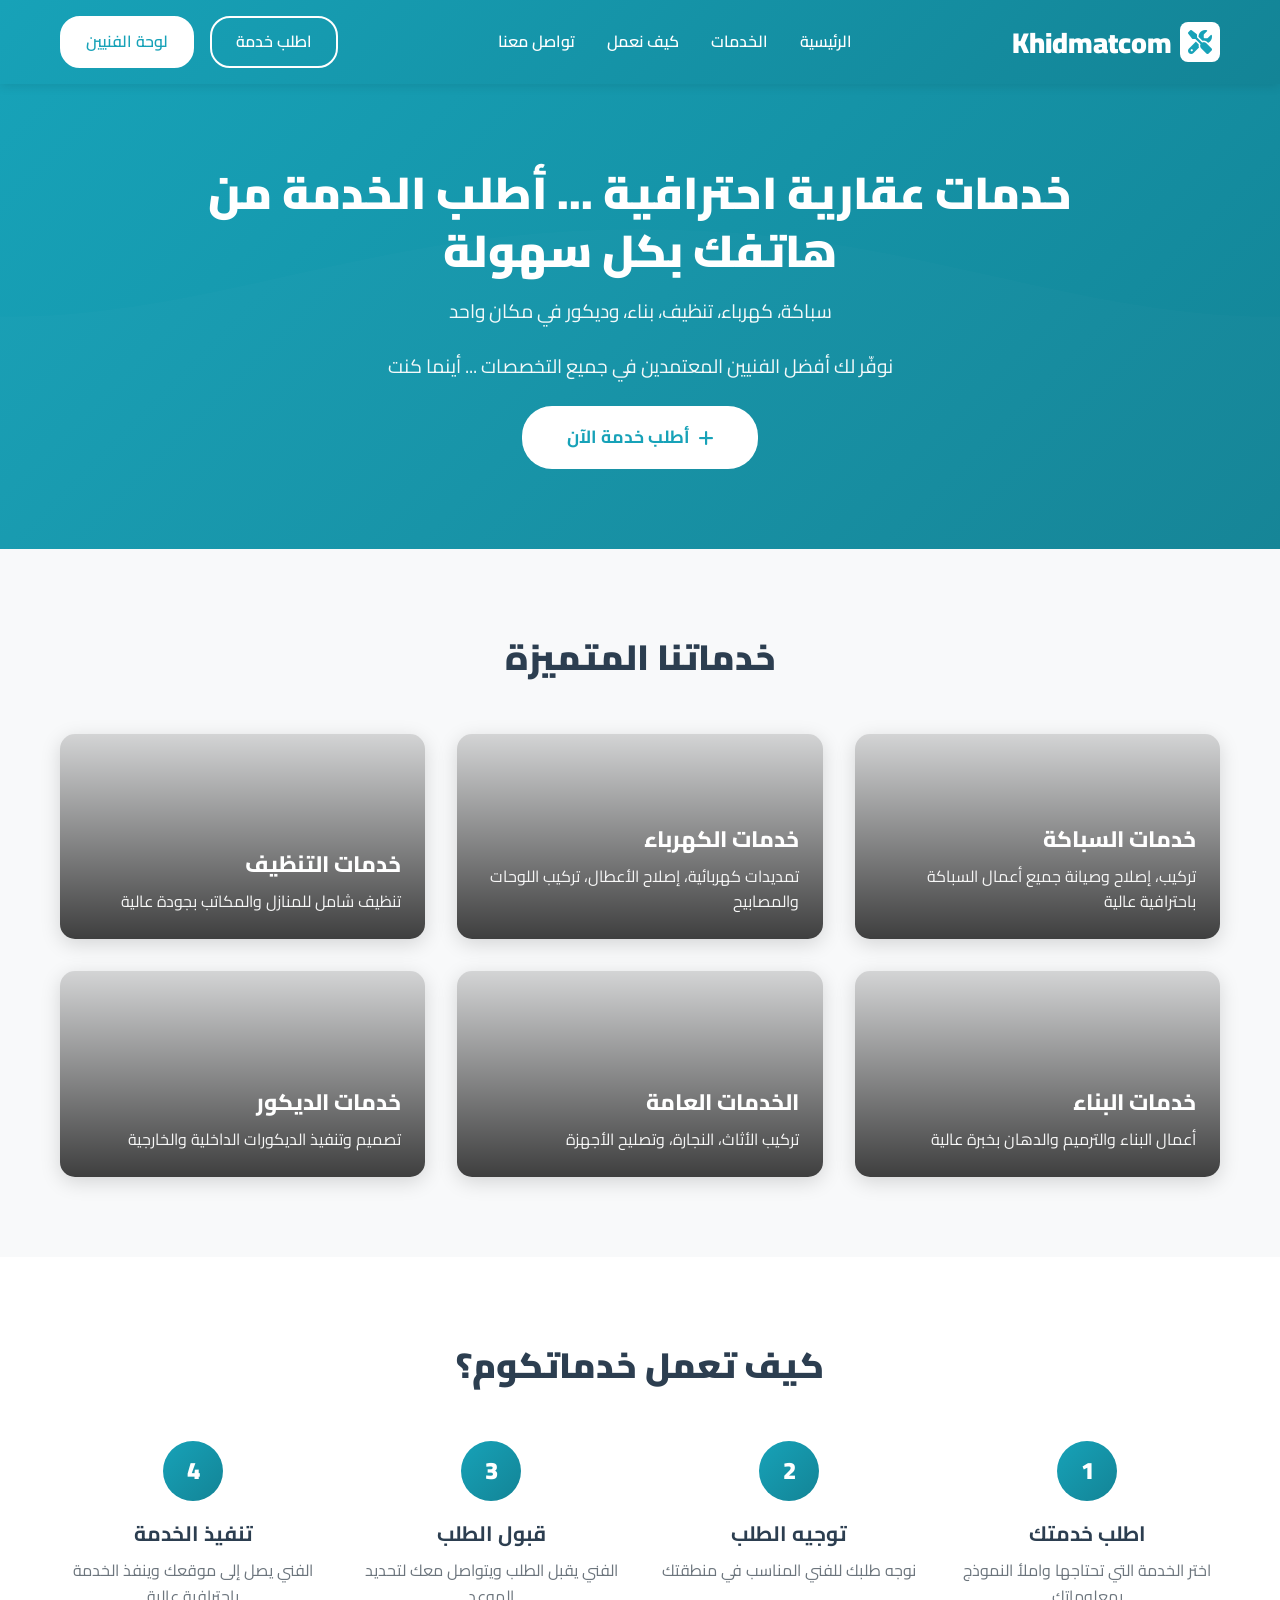
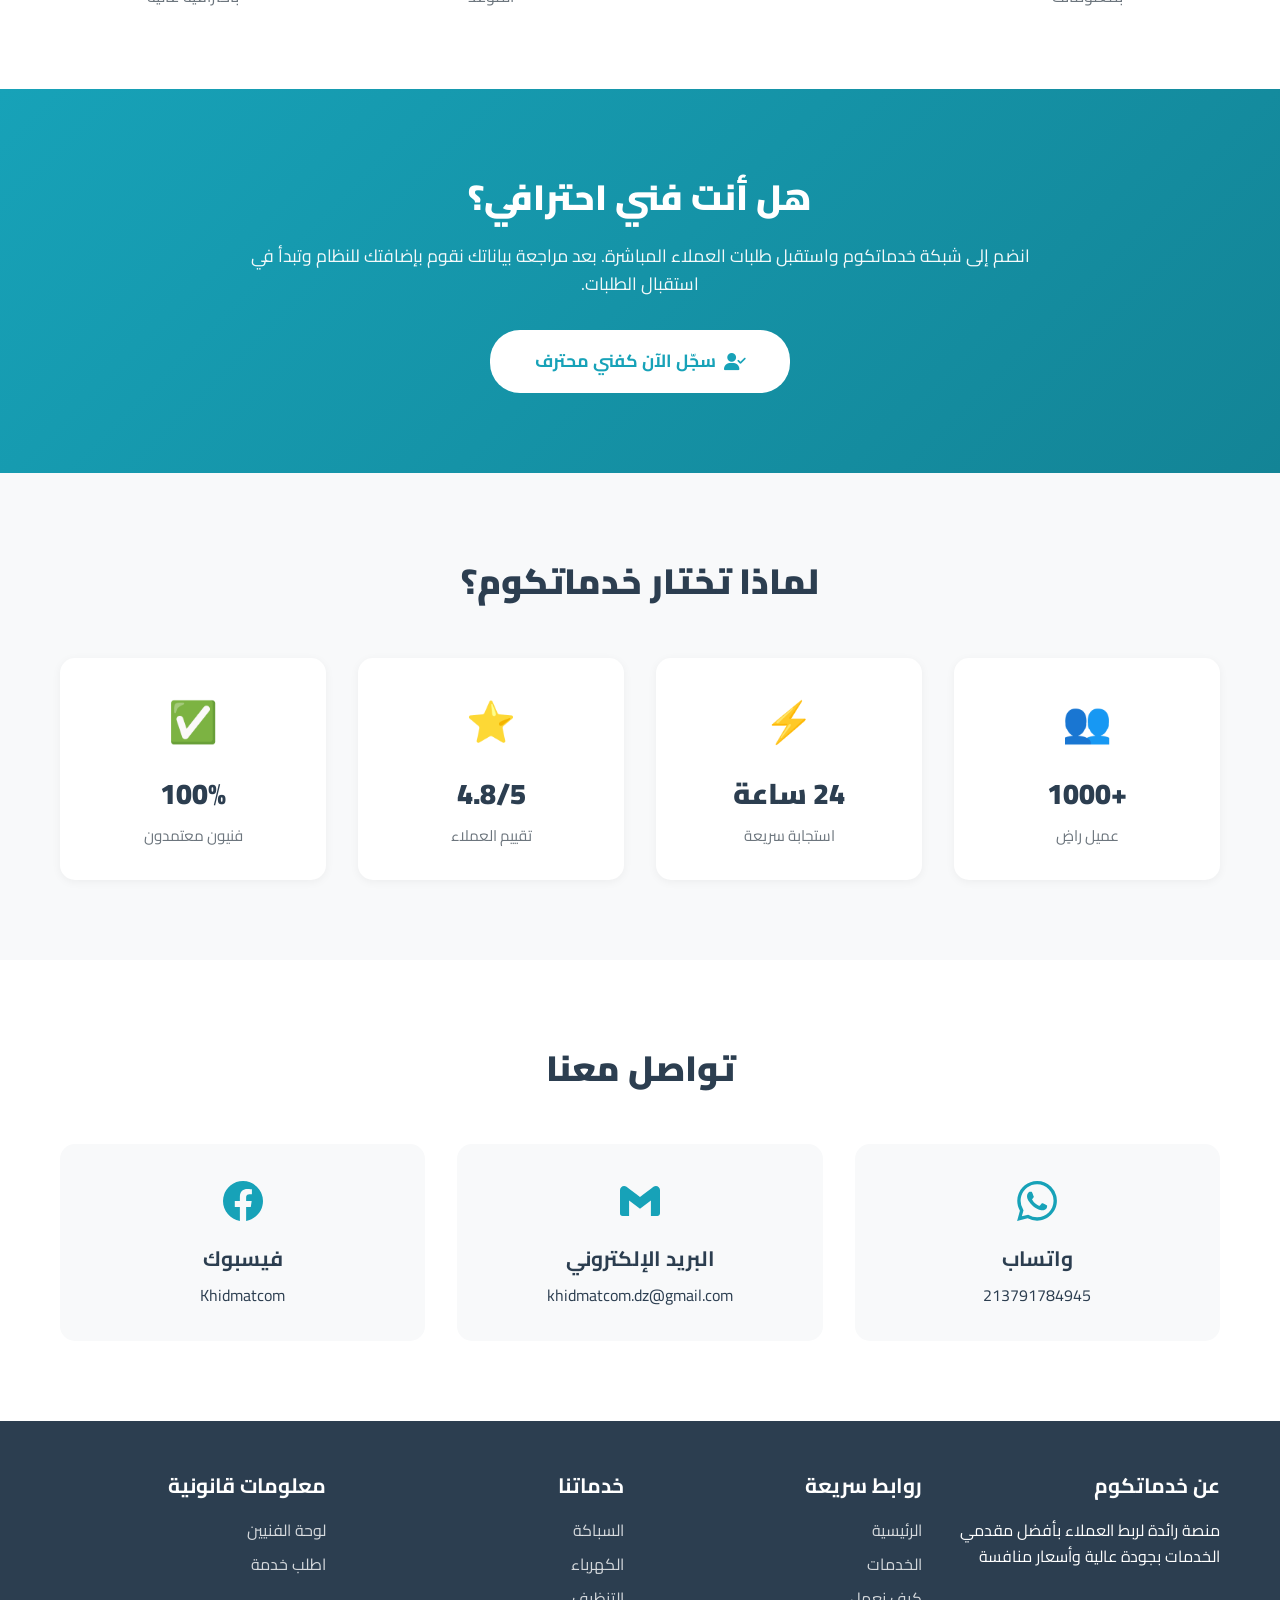
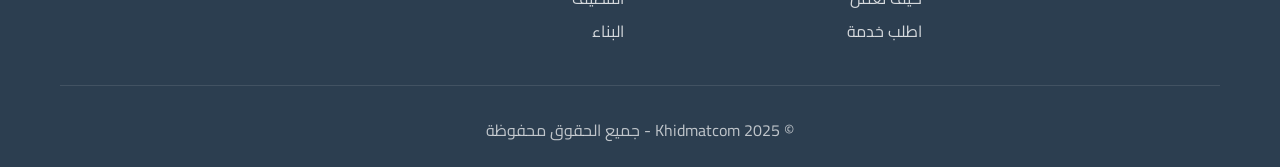
<file: index.html>
<!doctype html>
<html lang="ar" dir="rtl">
<head>
  <meta charset="UTF-8">
  <meta name="viewport" content="width=device-width, initial-scale=1.0">
  <title>Khidmatcom - خدمات احترافية عند الطلب</title>
  <meta name="description" content="منصة خدمات عند الطلب من فريق احترافي يفوق توقعاتكم">
  <link href="https://fonts.googleapis.com/css2?family=Cairo:wght@300;400;600;700;900&display=swap" rel="stylesheet">
  <link rel="stylesheet" href="https://cdnjs.cloudflare.com/ajax/libs/font-awesome/6.4.0/css/all.min.css">
  <meta name="robots" content="index, follow">
  <link rel="stylesheet" href="styles.css">
</head>

<body>

  <header class="header">
    <div class="container">
      <nav class="nav">
        <div class="logo">
          <div class="logo-icon">
            <i class="fas fa-tools"></i>
          </div>
          <span>Khidmatcom</span>
        </div>
        <ul class="nav-menu">
          <li><a href="#home">الرئيسية</a></li>
          <li><a href="#services">الخدمات</a></li>
          <li><a href="#how-it-works">كيف نعمل</a></li>
          <li><a href="#contact">تواصل معنا</a></li>
        </ul>
        <div class="nav-buttons">
          <a href="request.html" class="btn-nav">اطلب خدمة</a>
          <a href="technician-login.html" class="btn-nav primary">لوحة الفنيين</a>
        </div>
      </nav>
    </div>
  </header>

  <section id="home" class="hero">
    <div class="container">
      <div class="hero-content">
        <h1>خدمات عقارية احترافية ... أطلب الخدمة من هاتفك بكل سهولة</h1>
        <p>سباكة، كهرباء، تنظيف، بناء، وديكور في مكان واحد</p>
        <p>نوفّر لك أفضل الفنيين المعتمدين في جميع التخصصات ... أينما كنت</p>

        <div class="hero-buttons">
          <a href="request.html" class="btn-primary">
            <i class="fas fa-plus"></i>
            <span>أطلب خدمة الآن</span>
          </a>
        </div>

      </div>
    </div>
  </section>

  <section id="services" class="services">
    <div class="container">
      <h2 class="section-title">خدماتنا المتميزة</h2>

      <div class="services-grid">

        <div class="service-card" style="background-image: url('https://i.ibb.co/G3vCSY9y/plombie.png'); cursor: pointer;" onclick="location.href='request.html?service=السباكة'">
          <h3>خدمات السباكة</h3>
          <p>تركيب، إصلاح وصيانة جميع أعمال السباكة باحترافية عالية</p>
        </div>

        <div class="service-card" style="background-image: url('https://i.ibb.co/zhTHLHmT/ELECTRIC.png'); cursor: pointer;" onclick="location.href='request.html?service=الكهرباء'">
          <h3>خدمات الكهرباء</h3>
          <p>تمديدات كهربائية، إصلاح الأعطال، تركيب اللوحات والمصابيح</p>
        </div>

        <div class="service-card" style="background-image: url('https://i.ibb.co/dsGXYStL/clean.png'); cursor: pointer;" onclick="location.href='request.html?service=التنظيف'">
          <h3>خدمات التنظيف</h3>
          <p>تنظيف شامل للمنازل والمكاتب بجودة عالية</p>
        </div>

        <div class="service-card" style="background-image: url('https://i.ibb.co/6R2bZF6n/building.png'); cursor: pointer;" onclick="location.href='request.html?service=البناء'">
          <h3>خدمات البناء</h3>
          <p>أعمال البناء والترميم والدهان بخبرة عالية</p>
        </div>

        <div class="service-card" style="background-image: url('https://i.ibb.co/356X8Jb1/general.png'); cursor: pointer;" onclick="location.href='request.html?service=الخدمات العامة'">
          <h3>الخدمات العامة</h3>
          <p>تركيب الأثاث، النجارة، وتصليح الأجهزة</p>
        </div>

        <div class="service-card" style="background-image: url('https://i.ibb.co/2Y1XJK2x/decoration.png'); cursor: pointer;" onclick="location.href='request.html?service=الديكور'">
          <h3>خدمات الديكور</h3>
          <p>تصميم وتنفيذ الديكورات الداخلية والخارجية</p>
        </div>

      </div>

    </div>
  </section>

  <section id="how-it-works" class="how-it-works">
    <div class="container">
      <h2 class="section-title">كيف تعمل خدماتكوم؟</h2>

      <div class="steps">
        <div class="step">
          <div class="step-number">1</div>
          <h3>اطلب خدمتك</h3>
          <p>اختر الخدمة التي تحتاجها واملأ النموذج بمعلوماتك</p>
        </div>

        <div class="step">
          <div class="step-number">2</div>
          <h3>توجيه الطلب</h3>
          <p>نوجه طلبك للفني المناسب في منطقتك</p>
        </div>

        <div class="step">
          <div class="step-number">3</div>
          <h3>قبول الطلب</h3>
          <p>الفني يقبل الطلب ويتواصل معك لتحديد الموعد</p>
        </div>

        <div class="step">
          <div class="step-number">4</div>
          <h3>تنفيذ الخدمة</h3>
          <p>الفني يصل إلى موقعك وينفذ الخدمة باحترافية عالية</p>
        </div>
      </div>
    </div>
  </section>

  <section id="partners" class="partners">
    <div class="container">
      <h2 class="section-title">هل أنت فني احترافي؟</h2>
      <p>انضم إلى شبكة خدماتكوم واستقبل طلبات العملاء المباشرة. بعد مراجعة بياناتك نقوم بإضافتك للنظام وتبدأ في استقبال الطلبات.</p>

      <a href="technician-login.html" class="btn-primary">
        <i class="fas fa-user-check"></i>
        سجّل الآن كفني محترف
      </a>
    </div>
  </section>

  <section class="trust">
    <div class="container">
      <h2 class="section-title">لماذا تختار خدماتكوم؟</h2>

      <div class="trust-grid">
        <div class="trust-item">
          <div class="trust-icon">👥</div>
          <h3>+1000</h3>
          <p>عميل راضٍ</p>
        </div>

        <div class="trust-item">
          <div class="trust-icon">⚡</div>
          <h3>24 ساعة</h3>
          <p>استجابة سريعة</p>
        </div>

        <div class="trust-item">
          <div class="trust-icon">⭐</div>
          <h3>4.8/5</h3>
          <p>تقييم العملاء</p>
        </div>

        <div class="trust-item">
          <div class="trust-icon">✅</div>
          <h3>100%</h3>
          <p>فنيون معتمدون</p>
        </div>
      </div>
    </div>
  </section>

  <section id="contact" class="contact">
    <div class="container">
      <h2 class="section-title">تواصل معنا</h2>

      <div class="contact-grid">
        <div class="contact-item">
          <div class="contact-icon">
            <svg xmlns="http://www.w3.org/2000/svg" width="40" height="40" viewBox="0 0 24 24">
              <path d="M17.472 14.382c-.297-.149-1.758-.867-2.03-.967-.273-.099-.471-.148-.67.15-.197.297-.767.966-.94 1.164-.173.199-.347.223-.644.075-.297-.15-1.255-.463-2.39-1.475-.883-.788-1.48-1.761-1.653-2.059-.173-.297-.018-.458.13-.606.134-.133.298-.347.446-.52.149-.174.198-.298.298-.497.099-.198.05-.371-.025-.52-.075-.149-.669-1.612-.916-2.207-.242-.579-.487-.5-.669-.51-.173-.008-.371-.01-.57-.01-.198 0-.52.074-.792.372-.272.297-1.04 1.016-1.04 2.479 0 1.462 1.065 2.875 1.213 3.074.149.198 2.096 3.2 5.077 4.487.709.306 1.262.489 1.694.625.712.227 1.36.195 1.871.118.571-.085 1.758-.719 2.006-1.413.248-.694.248-1.289.173-1.413-.074-.124-.272-.198-.57-.347m-5.421 7.403h-.004a9.87 9.87 0 01-5.031-1.378l-.361-.214-3.741.982.998-3.648-.235-.374a9.86 9.86 0 01-1.51-5.26c.001-5.45 4.436-9.884 9.888-9.884 2.64 0 5.122 1.03 6.988 2.898a9.825 9.825 0 012.893 6.994c-.003 5.45-4.437 9.884-9.885 9.884m8.413-18.297A11.815 11.815 0 0012.05 0C5.495 0 .16 5.335.157 11.892c0 2.096.547 4.142 1.588 5.945L.057 24l6.305-1.654a11.882 11.882 0 005.683 1.448h.005c6.554 0 11.89-5.335 11.893-11.893a11.821 11.821 0 00-3.48-8.413Z"/>
            </svg>
          </div>
          <h3>واتساب</h3>
          <a href="https://wa.me/213791784945" target="_blank" rel="noopener noreferrer">213791784945</a>
        </div>

        <div class="contact-item">
          <div class="contact-icon">
            <svg xmlns="http://www.w3.org/2000/svg" width="40" height="40" viewBox="0 0 24 24">
              <path d="M24 5.457v13.909c0 .904-.732 1.636-1.636 1.636h-3.819V11.73L12 16.64l-6.545-4.91v9.273H1.636A1.636 1.636 0 0 1 0 19.366V5.457c0-2.023 2.309-3.178 3.927-1.964L5.455 4.64 12 9.548l6.545-4.91 1.528-1.145C21.69 2.28 24 3.434 24 5.457z"/>
            </svg>
          </div>
          <h3>البريد الإلكتروني</h3>
          <a href="mailto:khidmatcom.dz@gmail.com">khidmatcom.dz@gmail.com</a>
        </div>

        <div class="contact-item">
          <div class="contact-icon">
            <svg xmlns="http://www.w3.org/2000/svg" width="40" height="40" viewBox="0 0 24 24">
              <path d="M24 12.073c0-6.627-5.373-12-12-12s-12 5.373-12 12c0 5.99 4.388 10.954 10.125 11.854v-8.385H7.078v-3.47h3.047V9.43c0-3.007 1.792-4.669 4.533-4.669 1.312 0 2.686.235 2.686.235v2.953H15.83c-1.491 0-1.956.925-1.956 1.874v2.25h3.328l-.532 3.47h-2.796v8.385C19.612 23.027 24 18.062 24 12.073z"/>
            </svg>
          </div>
          <h3>فيسبوك</h3>
          <a href="https://facebook.com/khidmatcom.dz" target="_blank" rel="noopener noreferrer">Khidmatcom</a>
        </div>
      </div>
    </div>
  </section>

  <footer class="footer">
    <div class="container">
      <div class="footer-content">
        <div class="footer-section">
          <h3>عن خدماتكوم</h3>
          <p>منصة رائدة لربط العملاء بأفضل مقدمي الخدمات بجودة عالية وأسعار منافسة</p>
        </div>

        <div class="footer-section">
          <h3>روابط سريعة</h3>
          <ul>
            <li><a href="#home">الرئيسية</a></li>
            <li><a href="#services">الخدمات</a></li>
            <li><a href="#how-it-works">كيف نعمل</a></li>
            <li><a href="request.html">اطلب خدمة</a></li>
          </ul>
        </div>

        <div class="footer-section">
          <h3>خدماتنا</h3>
          <ul>
            <li><a href="request.html?service=السباكة">السباكة</a></li>
            <li><a href="request.html?service=الكهرباء">الكهرباء</a></li>
            <li><a href="request.html?service=التنظيف">التنظيف</a></li>
            <li><a href="request.html?service=البناء">البناء</a></li>
          </ul>
        </div>

        <div class="footer-section">
          <h3>معلومات قانونية</h3>
          <ul>
            <li><a href="technician-login.html">لوحة الفنيين</a></li>
            <li><a href="request.html">اطلب خدمة</a></li>
          </ul>
        </div>
      </div>

      <div class="footer-bottom">
        © 2025 Khidmatcom - جميع الحقوق محفوظة
      </div>
    </div>
  </footer>

</body>
</html>
</file>
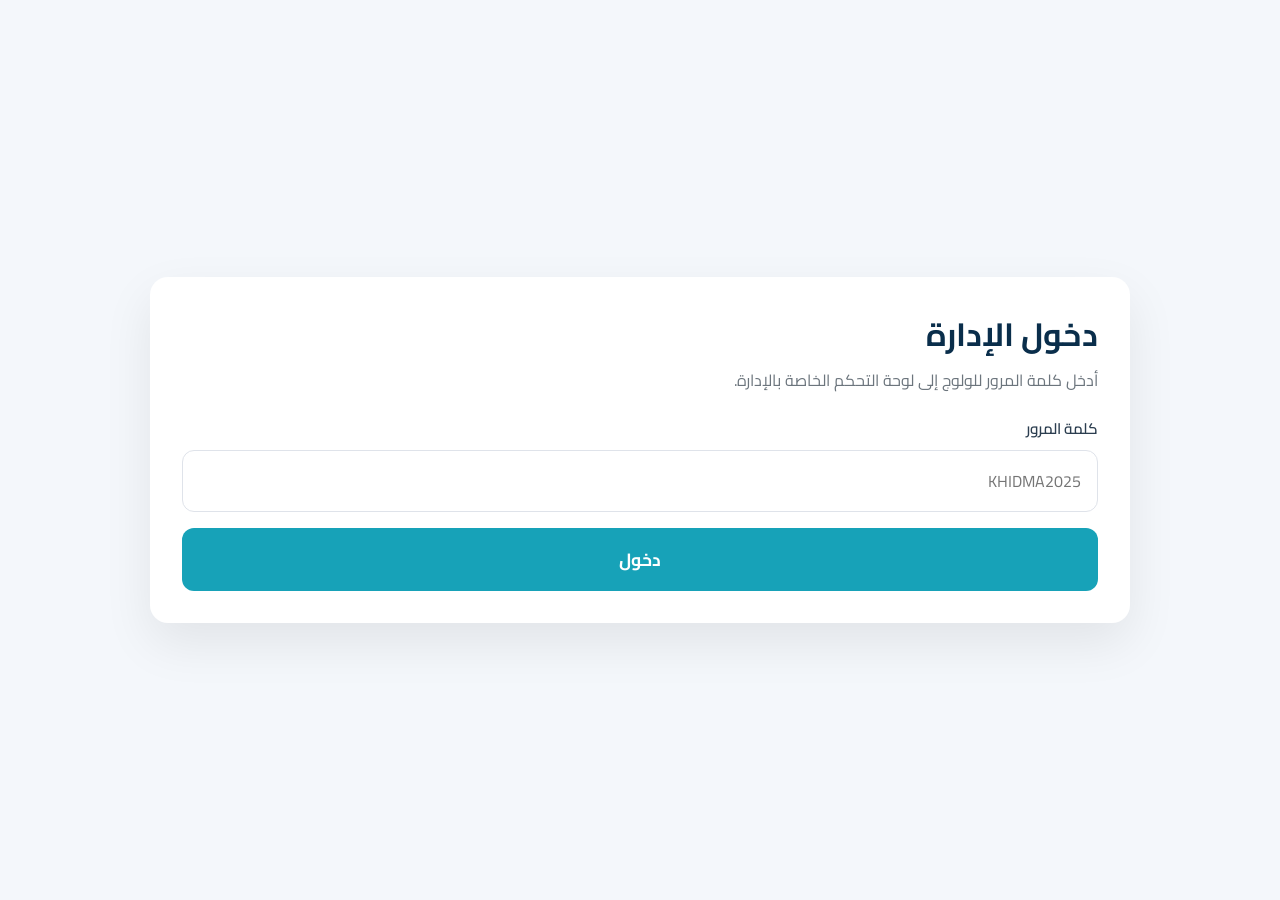
<file: admin/index.html>
<!doctype html>
<html lang="ar" dir="rtl">
<head>
  <meta charset="UTF-8">
  <meta name="viewport" content="width=device-width, initial-scale=1.0">
  <title>لوحة الإدارة - Khidmatcom</title>
  <link href="https://fonts.googleapis.com/css2?family=Cairo:wght@300;400;600;700;900&display=swap" rel="stylesheet">
  <link rel="stylesheet" href="../styles.css">
  <style>
    body { background: #f4f7fb; }
    .admin-wrapper { min-height: 100vh; display: flex; align-items: center; justify-content: center; padding: 2rem; }
    .admin-card { width: 100%; max-width: 980px; background: white; border-radius: 18px; box-shadow: 0 20px 50px rgba(0,0,0,0.08); padding: 2rem; }
    .admin-card h1 { font-size: 2rem; margin-bottom: 0.5rem; color: #0a2e4b; }
    .admin-card p { color: #6c757d; margin-bottom: 1.5rem; }
    .form-group { width: 100%; text-align: right; margin-bottom: 1rem; }
    .form-group label { display: block; margin-bottom: 0.5rem; font-weight: 600; }
    .form-group input { width: 100%; padding: 0.95rem 1rem; border-radius: 12px; border: 1px solid #dfe3ea; font-size: 1rem; }
    .btn-submit { width: 100%; padding: 0.95rem; background: #17a2b8; color: white; border: none; border-radius: 12px; cursor: pointer; font-weight: 700; }
    .message { margin-top: 1rem; padding: 1rem; border-radius: 12px; display: none; }
    .message.error { background: #f8d7da; color: #721c24; }
    .message.success { background: #d4edda; color: #155724; }
    .admin-content { display: none; }
    .admin-actions { margin-bottom: 1.5rem; display: flex; gap: 1rem; flex-wrap: wrap; }
    .admin-actions button { border: none; border-radius: 12px; padding: 0.8rem 1.4rem; cursor: pointer; font-weight: 700; }
    .admin-actions button.primary { background: #17a2b8; color: white; }
    .admin-tabs { display: flex; gap: 0.75rem; flex-wrap: wrap; margin-bottom: 1rem; }
    .tab-btn { border: 1px solid #dfe3ea; border-radius: 12px; padding: 0.85rem 1rem; background: white; color: #0a2e4b; cursor: pointer; font-weight: 700; }
    .tab-btn.active { background: #17a2b8; color: white; border-color: #17a2b8; }
    .admin-section { margin-top: 1rem; }
    .stats-grid { display: grid; grid-template-columns: repeat(auto-fit, minmax(180px, 1fr)); gap: 1rem; margin-bottom: 1.5rem; }
    .stat-card { background: #f8f9fa; padding: 1rem 1rem; border-radius: 14px; border: 1px solid #e9ecef; text-align: center; }
    .stat-value { font-size: 1.8rem; font-weight: 900; color: #17a2b8; }
    .stat-label { color: #6c757d; margin-top: 0.5rem; }
    .requests-table { width: 100%; border-collapse: collapse; margin-top: 1rem; }
    .requests-table th, .requests-table td { padding: 0.9rem 0.8rem; border: 1px solid #e9ecef; text-align: right; }
    .requests-table th { background: #f1f5f8; }
    .requests-table tbody tr:hover { background: #f8f9fa; }
    .badge { display: inline-block; padding: 0.35rem 0.85rem; border-radius: 999px; font-weight: 700; color: white; }
    .badge.pending { background: #ffc107; color: #212529; }
    .badge.accepted { background: #17a2b8; }
    .badge.completed { background: #28a745; }
    .btn-small { padding: 0.5rem 0.9rem; border-radius: 10px; border: none; cursor: pointer; }
    .btn-small.success { background: #28a745; color: white; }
    .btn-small.primary { background: #17a2b8; color: white; }
    .btn-small.danger { background: #dc3545; color: white; }
    .btn-back { margin-top: 1rem; background: #6c757d; color: white; }
  </style>
</head>
<body>
  <div class="admin-wrapper">
    <div class="admin-card">
      <div id="loginPane">
        <h1>دخول الإدارة</h1>
        <p>أدخل كلمة المرور للولوج إلى لوحة التحكم الخاصة بالإدارة.</p>
        <div id="message" class="message"></div>
        <form id="adminLoginForm">
          <div class="form-group">
            <label for="adminPassword">كلمة المرور</label>
            <input id="adminPassword" name="adminPassword" type="password" required placeholder="KHIDMA2025" />
          </div>
          <button type="submit" class="btn-submit">دخول</button>
        </form>
      </div>

      <div id="adminContent" class="admin-content">
        <div class="admin-actions">
          <button class="primary" id="refreshStatsBtn">تحديث البيانات</button>
          <button class="primary" id="logoutBtn">تسجيل خروج</button>
        </div>
        <h1>لوحة الإدارة</h1>
        <p>يمكنك رؤية الطلبات والفنيين والتحكم في حالاتهم من هنا.</p>

        <div class="stats-grid">
          <div class="stat-card">
            <div class="stat-value" id="totalRequests">0</div>
            <div class="stat-label">إجمالي الطلبات</div>
          </div>
          <div class="stat-card">
            <div class="stat-value" id="pendingRequests">0</div>
            <div class="stat-label">طلبات معلقة</div>
          </div>
          <div class="stat-card">
            <div class="stat-value" id="acceptedRequests">0</div>
            <div class="stat-label">طلبات مقبولة</div>
          </div>
          <div class="stat-card">
            <div class="stat-value" id="completedRequests">0</div>
            <div class="stat-label">طلبات منجزة</div>
          </div>
          <div class="stat-card">
            <div class="stat-value" id="totalTechnicians">0</div>
            <div class="stat-label">إجمالي الفنيين</div>
          </div>
          <div class="stat-card">
            <div class="stat-value" id="pendingTechnicians">0</div>
            <div class="stat-label">فنيون بانتظار الموافقة</div>
          </div>
        </div>

        <div class="admin-tabs">
          <button class="tab-btn active" data-target="requestsSection">الطلبات</button>
          <button class="tab-btn" data-target="techniciansSection">الفنيون</button>
        </div>

        <div id="requestsSection" class="admin-section">
          <table class="requests-table">
            <thead>
              <tr>
                <th>رقم الطلب</th>
                <th>اسم العميل</th>
                <th>الهاتف</th>
                <th>المدينة</th>
                <th>الحالة</th>
                <th>الإجراءات</th>
              </tr>
            </thead>
            <tbody id="requestsTableBody">
              <tr><td colspan="6" style="text-align:center; padding:1.5rem; color:#6c757d;">لا توجد بيانات حتى الآن.</td></tr>
            </tbody>
          </table>
        </div>

        <div id="techniciansSection" class="admin-section" style="display:none;">
          <table class="requests-table">
            <thead>
              <tr>
                <th>اسم الفني</th>
                <th>اسم المستخدم</th>
                <th>الهاتف</th>
                <th>المدينة</th>
                <th>الحالة</th>
                <th>الطلبات المنجزة</th>
                <th>الإجراءات</th>
              </tr>
            </thead>
            <tbody id="techniciansTableBody">
              <tr><td colspan="7" style="text-align:center; padding:1.5rem; color:#6c757d;">لا توجد بيانات الفنيين حتى الآن.</td></tr>
            </tbody>
          </table>
        </div>
      </div>
    </div>
  </div>

  <script src="../khidmatcom.config.js"></script>
  <script src="../khidmatcom-api.js"></script>
  <script>
    const ADMIN_KEY = 'khidmatcom_admin_authenticated';
    const ADMIN_PASSWORD = 'KHIDMA2025';

    function showMessage(text, isError = true) {
      const message = document.getElementById('message');
      message.textContent = text;
      message.className = isError ? 'message error' : 'message success';
      message.style.display = 'block';
    }

    function clearMessage() {
      const message = document.getElementById('message');
      message.style.display = 'none';
    }

    function setAuthenticated(value) {
      sessionStorage.setItem(ADMIN_KEY, value ? '1' : '0');
    }

    function isAuthenticated() {
      return sessionStorage.getItem(ADMIN_KEY) === '1';
    }

    function showAdminContent() {
      document.getElementById('loginPane').style.display = 'none';
      document.getElementById('adminContent').style.display = 'block';
      clearMessage();
      showSection('requestsSection');
      refreshAdminData();
    }

    function showLoginPane() {
      document.getElementById('loginPane').style.display = 'block';
      document.getElementById('adminContent').style.display = 'none';
      clearMessage();
    }

    function showSection(sectionId) {
      document.getElementById('requestsSection').style.display = sectionId === 'requestsSection' ? 'block' : 'none';
      document.getElementById('techniciansSection').style.display = sectionId === 'techniciansSection' ? 'block' : 'none';
      document.querySelectorAll('.tab-btn').forEach(button => {
        button.classList.toggle('active', button.dataset.target === sectionId);
      });
    }

    async function refreshAdminData() {
      if (!KhidmatcomAPI.isConfigured()) {
        showMessage('يرجى ضبط رابط Google Apps Script في khidmatcom.config.js أولاً.');
        return;
      }

      try {
        const stats = await KhidmatcomAPI.getStatistics();
        if (stats.status === 'success') {
          const data = stats.data || {};
          document.getElementById('totalRequests').textContent = data.total_requests || 0;
          document.getElementById('pendingRequests').textContent = data.pending || 0;
          document.getElementById('acceptedRequests').textContent = data.accepted || 0;
          document.getElementById('completedRequests').textContent = data.completed || 0;
          document.getElementById('totalTechnicians').textContent = data.total_technicians || 0;
          document.getElementById('pendingTechnicians').textContent = data.pending_technicians || 0;
        }

        const requests = await KhidmatcomAPI.getRequests();
        renderRequestsTable(requests.data || []);

        const technicians = await KhidmatcomAPI.getTechnicians();
        renderTechniciansTable(technicians.data || []);
      } catch (error) {
        console.error(error);
        showMessage('تعذر تحميل بيانات الإدارة. حاول مرة أخرى لاحقاً.');
      }
    }

    function renderRequestsTable(rows) {
      const body = document.getElementById('requestsTableBody');
      if (!rows || rows.length === 0) {
        body.innerHTML = '<tr><td colspan="6" style="text-align:center; padding:1.5rem; color:#6c757d;">لا توجد طلبات حتى الآن.</td></tr>';
        return;
      }

      body.innerHTML = rows.map(req => `
        <tr>
          <td>${req.id || ''}</td>
          <td>${req.client_name || ''}</td>
          <td>${req.client_phone || ''}</td>
          <td>${req.client_city || ''}</td>
          <td><span class="badge ${req.status === 'معلق' ? 'pending' : req.status === 'مقبول' ? 'accepted' : 'completed'}">${req.status || ''}</span></td>
          <td>
            ${req.status === 'معلق' ? `<button class="btn-small primary" onclick="updateRequestStatus('${req.id}','accepted')">قبول</button>` : ''}
            ${req.status === 'مقبول' ? `<button class="btn-small success" onclick="updateRequestStatus('${req.id}','completed')">إنهاء</button>` : ''}
          </td>
        </tr>
      `).join('');
    }

    function renderTechniciansTable(rows) {
      const body = document.getElementById('techniciansTableBody');
      if (!rows || rows.length === 0) {
        body.innerHTML = '<tr><td colspan="7" style="text-align:center; padding:1.5rem; color:#6c757d;">لا توجد بيانات الفنيين حتى الآن.</td></tr>';
        return;
      }

      body.innerHTML = rows.map(tech => {
        const statusClass = tech.status === 'قيد المراجعة' ? 'pending' : tech.status === 'مفعل' ? 'accepted' : 'completed';
        let actions = '';
        if (tech.status === 'قيد المراجعة') {
          actions = `<button class="btn-small primary" onclick="setTechnicianStatus('${tech.id}','مفعل')">موافقة</button>`;
        } else if (tech.status === 'مفعل') {
          actions = `<button class="btn-small danger" onclick="setTechnicianStatus('${tech.id}','موقوف')">إيقاف</button>`;
        } else {
          actions = `<button class="btn-small success" onclick="setTechnicianStatus('${tech.id}','مفعل')">تفعيل</button>`;
        }

        return `
          <tr>
            <td>${tech.name || ''}</td>
            <td>${tech.username || ''}</td>
            <td>${tech.phone || ''}</td>
            <td>${tech.city || ''}</td>
            <td><span class="badge ${statusClass}">${tech.status || ''}</span></td>
            <td>${tech.completed_count || 0}</td>
            <td>${actions}</td>
          </tr>
        `;
      }).join('');
    }

    async function updateRequestStatus(requestId, status) {
      try {
        if (status === 'accepted') {
          await KhidmatcomAPI.acceptRequest(requestId, 'admin');
        } else if (status === 'completed') {
          await KhidmatcomAPI.completeRequest(requestId);
        }
        await refreshAdminData();
      } catch (error) {
        console.error(error);
        showMessage('حدث خطأ أثناء تحديث حالة الطلب.');
      }
    }

    async function setTechnicianStatus(technicianId, status) {
      try {
        await KhidmatcomAPI.updateTechnicianStatus(technicianId, status);
        await refreshAdminData();
      } catch (error) {
        console.error(error);
        showMessage('حدث خطأ أثناء تحديث حالة الفني.');
      }
    }

    document.getElementById('adminLoginForm').addEventListener('submit', (event) => {
      event.preventDefault();
      clearMessage();
      const password = document.getElementById('adminPassword').value.trim();
      if (password === ADMIN_PASSWORD) {
        setAuthenticated(true);
        showAdminContent();
      } else {
        showMessage('كلمة المرور غير صحيحة.');
      }
    });

    document.getElementById('refreshStatsBtn').addEventListener('click', refreshAdminData);
    document.getElementById('logoutBtn').addEventListener('click', () => {
      setAuthenticated(false);
      showLoginPane();
    });

    document.querySelectorAll('.tab-btn').forEach(button => {
      button.addEventListener('click', () => showSection(button.dataset.target));
    });

    window.addEventListener('load', () => {
      if (isAuthenticated()) {
        showAdminContent();
      } else {
        showLoginPane();
      }
    });
  </script>
</body>
</html>
</file>
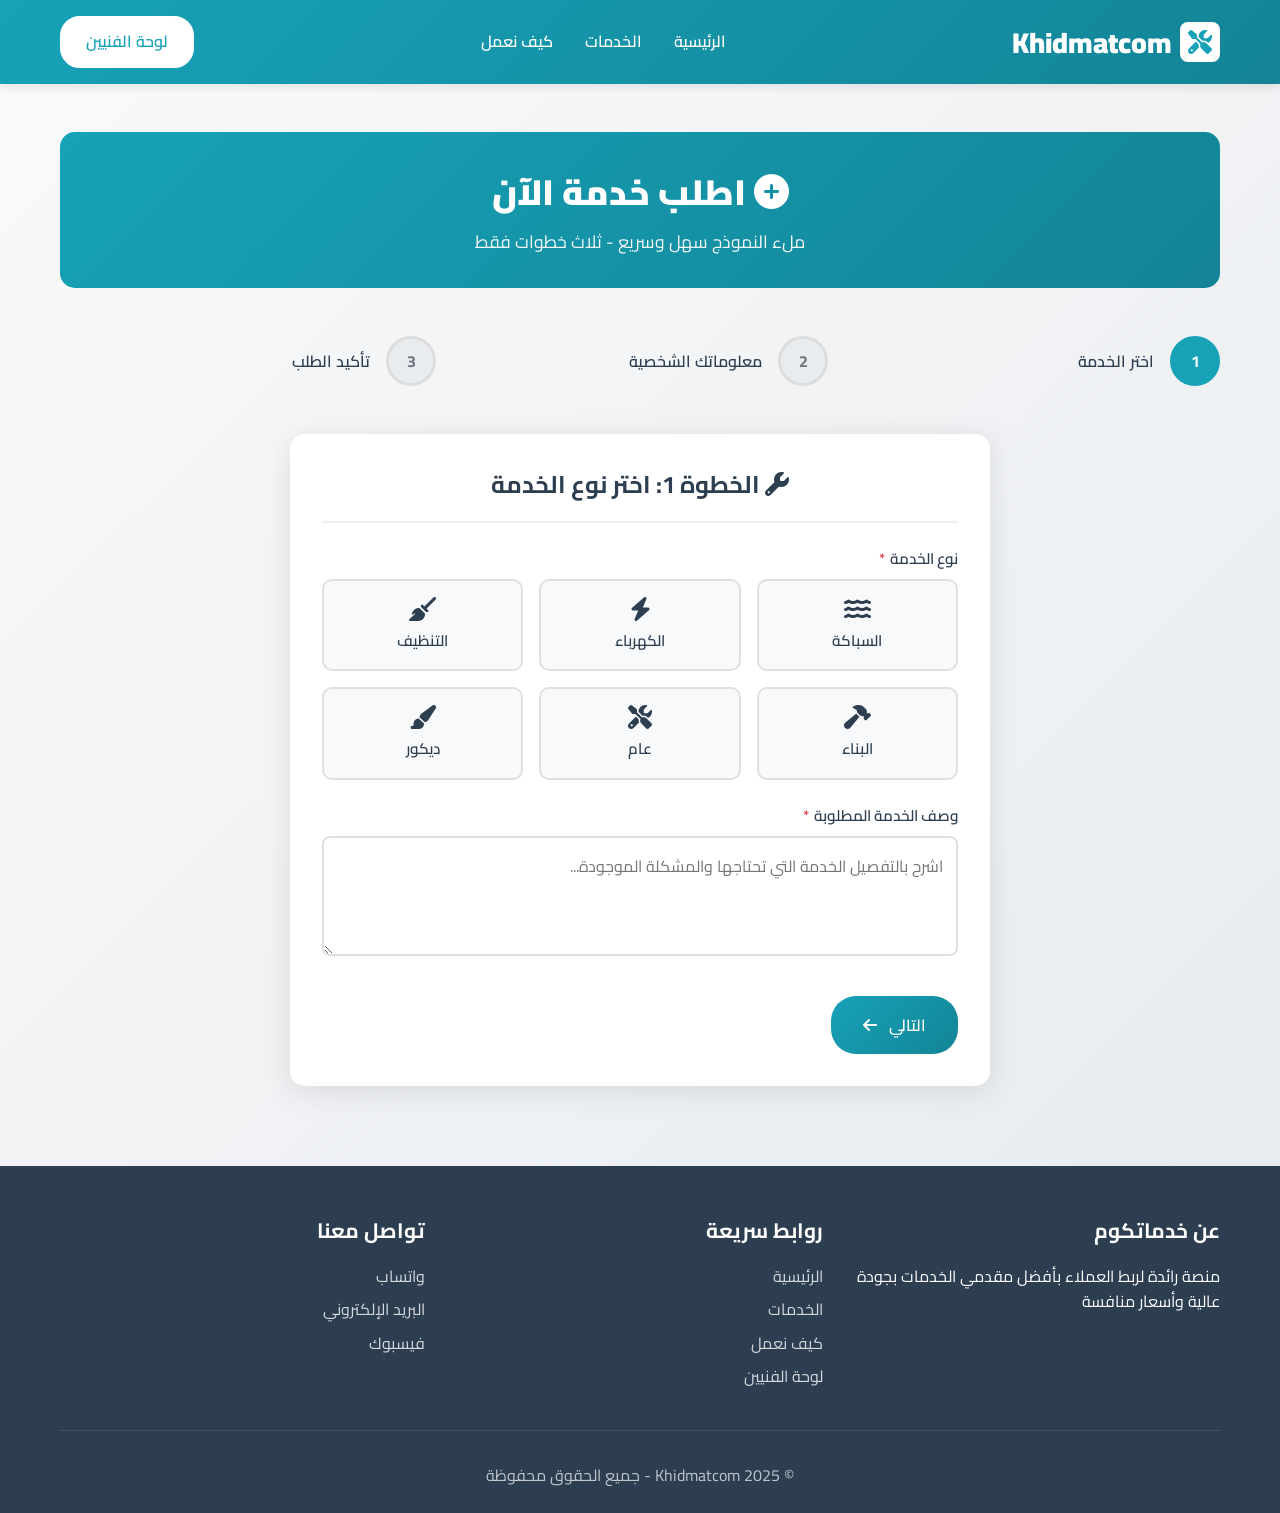
<file: request.html>
<!doctype html>
<html lang="ar" dir="rtl">
<head>
  <meta charset="UTF-8">
  <meta name="viewport" content="width=device-width, initial-scale=1.0">
  <title>اطلب خدمة - Khidmatcom</title>
  <link href="https://fonts.googleapis.com/css2?family=Cairo:wght@300;400;600;700;900&display=swap" rel="stylesheet">
  <link rel="stylesheet" href="https://cdnjs.cloudflare.com/ajax/libs/font-awesome/6.4.0/css/all.min.css">
  <link rel="stylesheet" href="styles.css">
  <style>
    .request-page {
      min-height: 100vh;
      background: linear-gradient(135deg, #f8f9fa 0%, #e9ecef 100%);
      padding: 3rem 0;
    }

    .form-header {
      background: linear-gradient(135deg, #17a2b8 0%, #138496 100%);
      color: white;
      text-align: center;
      padding: 2rem 0;
      margin-bottom: 3rem;
      border-radius: 15px;
    }

    .form-header h1 {
      font-size: 2.2rem;
      font-weight: 900;
      margin-bottom: 0.5rem;
    }

    .form-header p {
      font-size: 1.1rem;
      opacity: 0.95;
    }

    .steps-progress {
      display: grid;
      grid-template-columns: repeat(3, 1fr);
      gap: 1rem;
      margin-bottom: 3rem;
    }

    .progress-step {
      display: flex;
      align-items: center;
      gap: 1rem;
    }

    .progress-circle {
      width: 50px;
      height: 50px;
      border-radius: 50%;
      background: #e9ecef;
      border: 3px solid #ddd;
      display: flex;
      align-items: center;
      justify-content: center;
      font-weight: 700;
      color: #6c757d;
    }

    .progress-step.active .progress-circle {
      background: #17a2b8;
      border-color: #17a2b8;
      color: white;
    }

    .progress-step.completed .progress-circle {
      background: #28a745;
      border-color: #28a745;
      color: white;
    }

    .progress-label {
      font-weight: 600;
      color: #2c3e50;
    }

    .form-section {
      display: none;
    }

    .form-section.active {
      display: block;
      animation: fadeInUp 0.4s ease-out;
    }

    .form-container {
      background: white;
      padding: 2rem;
      border-radius: 15px;
      box-shadow: 0 5px 30px rgba(0,0,0,0.1);
      margin-bottom: 2rem;
    }

    .section-title {
      font-size: 1.5rem;
      font-weight: 700;
      color: #2c3e50;
      margin-bottom: 1.5rem;
      padding-bottom: 1rem;
      border-bottom: 2px solid #f0f0f0;
    }

    .service-grid {
      display: grid;
      grid-template-columns: repeat(auto-fill, minmax(150px, 1fr));
      gap: 1rem;
      margin-bottom: 1.5rem;
    }

    .service-option {
      position: relative;
    }

    .service-option input[type="radio"] {
      display: none;
    }

    .service-option label {
      display: block;
      padding: 1rem;
      border: 2px solid #e0e0e0;
      border-radius: 10px;
      text-align: center;
      cursor: pointer;
      transition: all 0.3s;
      background: #f8f9fa;
      margin: 0;
    }

    .service-option input[type="radio"]:checked + label {
      border-color: #17a2b8;
      background: linear-gradient(135deg, #17a2b8 0%, #138496 100%);
      color: white;
      transform: scale(1.05);
    }

    .location-map {
      width: 100%;
      height: 300px;
      border-radius: 10px;
      margin-top: 1rem;
      background: #f0f0f0;
      border: 2px solid #e0e0e0;
      display: flex;
      align-items: center;
      justify-content: center;
      color: #6c757d;
    }

    .form-buttons {
      display: flex;
      gap: 1rem;
      justify-content: space-between;
      margin-top: 2rem;
    }

    .btn-back {
      background: #e9ecef;
      color: #2c3e50;
      padding: 0.9rem 2rem;
      border-radius: 25px;
      border: none;
      font-size: 1rem;
      font-weight: 600;
      cursor: pointer;
      transition: all 0.3s;
      font-family: 'Cairo', sans-serif;
    }

    .btn-back:hover {
      background: #dee2e6;
      transform: translateY(-2px);
    }

    .btn-next {
      background: linear-gradient(135deg, #17a2b8 0%, #138496 100%);
      color: white;
      padding: 0.9rem 2rem;
      border-radius: 25px;
      border: none;
      font-size: 1rem;
      font-weight: 600;
      cursor: pointer;
      transition: all 0.3s;
      font-family: 'Cairo', sans-serif;
    }

    .btn-next:hover {
      transform: translateY(-3px);
      box-shadow: 0 6px 20px rgba(23, 162, 184, 0.3);
    }

    .success-message {
      display: none;
      background: #d4edda;
      border: 1px solid #c3e6cb;
      color: #155724;
      padding: 1.5rem;
      border-radius: 10px;
      text-align: center;
      margin: 2rem 0;
    }

    .success-message.show {
      display: block;
      animation: slideIn 0.4s ease-out;
    }

    .success-message h2 {
      margin-bottom: 0.5rem;
      font-size: 1.5rem;
    }

    .success-message p {
      margin: 0.5rem 0;
      opacity: 0.9;
    }

    .error-message {
      display: none;
      background: #f8d7da;
      border: 1px solid #f5c6cb;
      color: #721c24;
      padding: 1rem;
      border-radius: 10px;
      margin-bottom: 1rem;
    }

    .error-message.show {
      display: block;
      animation: slideIn 0.3s ease-out;
    }

    .field-required::after {
      content: "*";
      color: #dc3545;
      margin-right: 0.3rem;
    }

    @media (max-width: 768px) {
      .steps-progress {
        grid-template-columns: 1fr;
        gap: 0.5rem;
      }

      .progress-step {
        gap: 0.5rem;
      }

      .progress-circle {
        width: 40px;
        height: 40px;
        font-size: 0.9rem;
      }

      .form-buttons {
        flex-direction: column;
      }

      .btn-back,
      .btn-next {
        width: 100%;
      }

      .form-header h1 {
        font-size: 1.5rem;
      }
    }
  </style>
</head>

<body>

  <header class="header">
    <div class="container">
      <nav class="nav">
        <div class="logo">
          <div class="logo-icon">
            <i class="fas fa-tools"></i>
          </div>
          <span>Khidmatcom</span>
        </div>
        <ul class="nav-menu">
          <li><a href="index.html#home">الرئيسية</a></li>
          <li><a href="index.html#services">الخدمات</a></li>
          <li><a href="index.html#how-it-works">كيف نعمل</a></li>
        </ul>
        <div class="nav-buttons">
          <a href="technician-login.html" class="btn-nav primary">لوحة الفنيين</a>
        </div>
      </nav>
    </div>
  </header>

  <div class="request-page">
    <div class="container">

      <div class="form-header">
        <h1><i class="fas fa-plus-circle"></i> اطلب خدمة الآن</h1>
        <p>ملء النموذج سهل وسريع - ثلاث خطوات فقط</p>
      </div>

      <div class="steps-progress">
        <div class="progress-step active" id="step1-progress">
          <div class="progress-circle">1</div>
          <div class="progress-label">اختر الخدمة</div>
        </div>
        <div class="progress-step" id="step2-progress">
          <div class="progress-circle">2</div>
          <div class="progress-label">معلوماتك الشخصية</div>
        </div>
        <div class="progress-step" id="step3-progress">
          <div class="progress-circle">3</div>
          <div class="progress-label">تأكيد الطلب</div>
        </div>
      </div>

      <form id="requestForm">
        <!-- الخطوة الأولى: اختيار الخدمة -->
        <div class="form-section active" id="step1">
          <div class="form-container">
            <h2 class="section-title"><i class="fas fa-wrench"></i> الخطوة 1: اختر نوع الخدمة</h2>

            <div class="form-group">
              <label class="field-required">نوع الخدمة</label>
              <div class="service-grid">
                <div class="service-option">
                  <input type="radio" id="service-plumbing" name="service_type" value="السباكة" required>
                  <label for="service-plumbing"><i class="fas fa-water" style="font-size:1.5rem; display:block; margin-bottom:0.5rem;"></i> السباكة</label>
                </div>
                <div class="service-option">
                  <input type="radio" id="service-electrical" name="service_type" value="الكهرباء">
                  <label for="service-electrical"><i class="fas fa-bolt" style="font-size:1.5rem; display:block; margin-bottom:0.5rem;"></i> الكهرباء</label>
                </div>
                <div class="service-option">
                  <input type="radio" id="service-cleaning" name="service_type" value="التنظيف">
                  <label for="service-cleaning"><i class="fas fa-broom" style="font-size:1.5rem; display:block; margin-bottom:0.5rem;"></i> التنظيف</label>
                </div>
                <div class="service-option">
                  <input type="radio" id="service-building" name="service_type" value="البناء">
                  <label for="service-building"><i class="fas fa-hammer" style="font-size:1.5rem; display:block; margin-bottom:0.5rem;"></i> البناء</label>
                </div>
                <div class="service-option">
                  <input type="radio" id="service-general" name="service_type" value="الخدمات العامة">
                  <label for="service-general"><i class="fas fa-tools" style="font-size:1.5rem; display:block; margin-bottom:0.5rem;"></i> عام</label>
                </div>
                <div class="service-option">
                  <input type="radio" id="service-decor" name="service_type" value="الديكور">
                  <label for="service-decor"><i class="fas fa-paint-brush" style="font-size:1.5rem; display:block; margin-bottom:0.5rem;"></i> ديكور</label>
                </div>
              </div>
            </div>

            <div class="form-group">
              <label class="field-required">وصف الخدمة المطلوبة</label>
              <textarea name="service_description" placeholder="اشرح بالتفصيل الخدمة التي تحتاجها والمشكلة الموجودة..." required></textarea>
            </div>

            <div class="form-buttons">
              <button type="button" class="btn-next" onclick="nextStep(1)">التالي <i class="fas fa-arrow-left" style="margin-right:0.5rem;"></i></button>
            </div>
          </div>
        </div>

        <!-- الخطوة الثانية: المعلومات الشخصية -->
        <div class="form-section" id="step2">
          <div class="form-container">
            <h2 class="section-title"><i class="fas fa-user"></i> الخطوة 2: معلوماتك الشخصية</h2>

            <div class="form-row">
              <div class="form-group">
                <label class="field-required">الاسم الكامل</label>
                <input type="text" name="client_name" placeholder="أدخل اسمك الكامل" required>
              </div>
              <div class="form-group">
                <label class="field-required">رقم الهاتف</label>
                <input type="tel" name="client_phone" placeholder="213791234567" required>
              </div>
            </div>

            <div class="form-row">
              <div class="form-group">
                <label class="field-required">البريد الإلكتروني</label>
                <input type="email" name="client_email" placeholder="example@gmail.com" required>
              </div>
              <div class="form-group">
                <label class="field-required">المدينة / المنطقة</label>
                <input type="text" name="client_city" placeholder="مثال: الجزائر، وهران..." required>
              </div>
            </div>

            <div class="form-group">
              <label class="field-required">العنوان المفصل</label>
              <textarea name="client_address" placeholder="أدخل العنوان كاملاً (الحي، الشارع، رقم المبنى...)" required></textarea>
            </div>

            <div class="form-group">
              <label class="field-required">تاريخ الخدمة المفضل</label>
              <input type="date" name="preferred_date" required>
            </div>

            <div class="form-group">
              <label class="field-required">الوقت المفضل</label>
              <select name="preferred_time" required>
                <option value="">اختر الوقت</option>
                <option value="صباحاً (8ص - 12ظ)">صباحاً (8ص - 12ظ)</option>
                <option value="ظهراً (12ظ - 4م)">ظهراً (12ظ - 4م)</option>
                <option value="عصراً (4م - 7م)">عصراً (4م - 7م)</option>
                <option value="مساءً (7م - 10م)">مساءً (7م - 10م)</option>
              </select>
            </div>

            <div class="form-buttons">
              <button type="button" class="btn-back" onclick="previousStep(2)"><i class="fas fa-arrow-right" style="margin-left:0.5rem;"></i> رجوع</button>
              <button type="button" class="btn-next" onclick="nextStep(2)">التالي <i class="fas fa-arrow-left" style="margin-right:0.5rem;"></i></button>
            </div>
          </div>
        </div>

        <!-- الخطوة الثالثة: تأكيد الطلب -->
        <div class="form-section" id="step3">
          <div class="form-container">
            <h2 class="section-title"><i class="fas fa-check-circle"></i> الخطوة 3: تأكيد الطلب</h2>

            <div id="orderSummary" style="background: #f8f9fa; padding: 1.5rem; border-radius: 10px; margin-bottom: 1.5rem;"></div>

            <div class="form-group checkbox-group">
              <div class="checkbox-item">
                <input type="checkbox" id="accept-terms" name="accept_terms" required>
                <label for="accept-terms">أوافق على الشروط والأحكام</label>
              </div>
              <div class="checkbox-item">
                <input type="checkbox" id="accept-privacy" name="accept_privacy" required>
                <label for="accept-privacy">أوافق على سياسة الخصوصية</label>
              </div>
            </div>

            <div class="form-buttons">
              <button type="button" class="btn-back" onclick="previousStep(3)"><i class="fas fa-arrow-right" style="margin-left:0.5rem;"></i> رجوع</button>
              <button type="submit" class="btn-next">تأكيد الطلب <i class="fas fa-check" style="margin-right:0.5rem;"></i></button>
            </div>
          </div>
        </div>

        <div class="error-message" id="errorMessage"></div>
        <div class="success-message" id="successMessage">
          <h2><i class="fas fa-check-circle"></i> تم قبول الطلب بنجاح!</h2>
          <p id="requestId"></p>
          <p>سيتم توجيه طلبك للفني المناسب قريباً. ستتلقى إشعاراً عبر الهاتف والبريد الإلكتروني.</p>
          <a href="index.html" style="display: inline-block; margin-top: 1rem; color: #155724; text-decoration: underline;">العودة للرئيسية</a>
        </div>
      </form>

    </div>
  </div>

  <footer class="footer">
    <div class="container">
      <div class="footer-content">
        <div class="footer-section">
          <h3>عن خدماتكوم</h3>
          <p>منصة رائدة لربط العملاء بأفضل مقدمي الخدمات بجودة عالية وأسعار منافسة</p>
        </div>

        <div class="footer-section">
          <h3>روابط سريعة</h3>
          <ul>
            <li><a href="index.html">الرئيسية</a></li>
            <li><a href="index.html#services">الخدمات</a></li>
            <li><a href="index.html#how-it-works">كيف نعمل</a></li>
            <li><a href="technician-login.html">لوحة الفنيين</a></li>
          </ul>
        </div>

        <div class="footer-section">
          <h3>تواصل معنا</h3>
          <ul>
            <li><a href="https://wa.me/213791784945" target="_blank">واتساب</a></li>
            <li><a href="mailto:khidmatcom.dz@gmail.com">البريد الإلكتروني</a></li>
            <li><a href="https://facebook.com/khidmatcom.dz" target="_blank">فيسبوك</a></li>
          </ul>
        </div>
      </div>

      <div class="footer-bottom">
        © 2025 Khidmatcom - جميع الحقوق محفوظة
      </div>
    </div>
  </footer>

  <script src="khidmatcom.config.js"></script>
  <script src="khidmatcom-api.js"></script>
  <script>
    // الحصول على معرف الخدمة من URL إذا وُجد
    function getServiceFromURL() {
      const params = new URLSearchParams(window.location.search);
      const service = params.get('service');
      if (service) {
        document.querySelector(`input[value="${service}"]`)?.click();
      }
    }

    // الانتقال للخطوة التالية
    function nextStep(currentStep) {
      // التحقق من صحة النموذج للخطوة الحالية
      if (validateStep(currentStep)) {
        document.getElementById(`step${currentStep}`).classList.remove('active');
        document.getElementById(`step${currentStep + 1}`).classList.add('active');
        
        // تحديث المؤشر
        document.getElementById(`step${currentStep}-progress`).classList.add('completed');
        document.getElementById(`step${currentStep + 1}-progress`).classList.add('active');

        // عرض ملخص الطلب في الخطوة الثالثة
        if (currentStep === 2) {
          updateOrderSummary();
        }

        window.scrollTo({top: 0, behavior: 'smooth'});
      }
    }

    // الرجوع للخطوة السابقة
    function previousStep(currentStep) {
      document.getElementById(`step${currentStep}`).classList.remove('active');
      document.getElementById(`step${currentStep - 1}`).classList.add('active');
      
      document.getElementById(`step${currentStep}-progress`).classList.remove('active', 'completed');
      document.getElementById(`step${currentStep - 1}-progress`).classList.add('active');

      window.scrollTo({top: 0, behavior: 'smooth'});
    }

    // التحقق من صحة الخطوة
    function validateStep(step) {
      const form = document.getElementById('requestForm');
      const inputs = form.querySelectorAll(`#step${step} [required]`);
      let isValid = true;

      inputs.forEach(input => {
        if (!input.value) {
          input.style.borderColor = '#dc3545';
          isValid = false;
        } else {
          input.style.borderColor = '#e0e0e0';
        }
      });

      return isValid;
    }

    // عرض ملخص الطلب
    function updateOrderSummary() {
      const form = document.getElementById('requestForm');
      const formData = new FormData(form);
      
      const summary = `
        <div style="text-align: right; line-height: 2;">
          <h3 style="color: #17a2b8; margin-bottom: 1rem;">ملخص الطلب:</h3>
          <p><strong>نوع الخدمة:</strong> ${formData.get('service_type')}</p>
          <p><strong>الاسم:</strong> ${formData.get('client_name')}</p>
          <p><strong>الهاتف:</strong> ${formData.get('client_phone')}</p>
          <p><strong>البريد:</strong> ${formData.get('client_email')}</p>
          <p><strong>المدينة:</strong> ${formData.get('client_city')}</p>
          <p><strong>التاريخ المفضل:</strong> ${formData.get('preferred_date')}</p>
          <p><strong>الوقت المفضل:</strong> ${formData.get('preferred_time')}</p>
          <p><strong>الوصف:</strong> ${formData.get('service_description')}</p>
        </div>
      `;

      document.getElementById('orderSummary').innerHTML = summary;
    }

    // معالجة إرسال النموذج
    document.getElementById('requestForm').addEventListener('submit', async (e) => {
      e.preventDefault();

      const form = document.getElementById('requestForm');
      const formData = new FormData(form);

      // تحويل البيانات إلى كائن JavaScript
      const data = Object.fromEntries(formData);
      data.submission_date = new Date().toLocaleString('ar-DZ');
      data.status = 'معلق';
      data.request_id = 'REQ-' + Date.now();

      try {
        // إرسال البيانات إلى Google Sheets
        await submitToGoogleSheets(data);

        // عرض رسالة النجاح
        const successMessage = document.getElementById('successMessage');
        document.getElementById('requestId').innerHTML = `رقم طلبك: <strong>${data.request_id}</strong>`;
        successMessage.classList.add('show');

        // إخفاء النموذج
        form.style.display = 'none';

        // إعادة تعيين النموذج بعد 3 ثوان
        setTimeout(() => {
          form.reset();
          form.style.display = 'block';
          document.querySelectorAll('.form-section').forEach(s => s.classList.remove('active'));
          document.getElementById('step1').classList.add('active');
          document.querySelectorAll('.progress-step').forEach(s => s.classList.remove('active', 'completed'));
          document.getElementById('step1-progress').classList.add('active');
          successMessage.classList.remove('show');
        }, 5000);

      } catch (error) {
        // عرض رسالة الخطأ
        const errorMessage = document.getElementById('errorMessage');
        errorMessage.innerHTML = '<i class="fas fa-exclamation-circle"></i> حدث خطأ في إرسال الطلب. يرجى المحاولة لاحقاً.';
        errorMessage.classList.add('show');
        
        setTimeout(() => {
          errorMessage.classList.remove('show');
        }, 5000);
      }
    });

    // إرسال البيانات إلى Google Sheets
    async function submitToGoogleSheets(data) {
      if (!KhidmatcomAPI.isConfigured()) {
        throw new Error('رابط Google Apps Script غير مضبوط — راجع khidmatcom.config.js');
      }
      await KhidmatcomAPI.addRequest(data);
    }

    // تحميل الصفحة
    window.addEventListener('load', () => {
      getServiceFromURL();
    });
  </script>

</body>
</html>
</file>
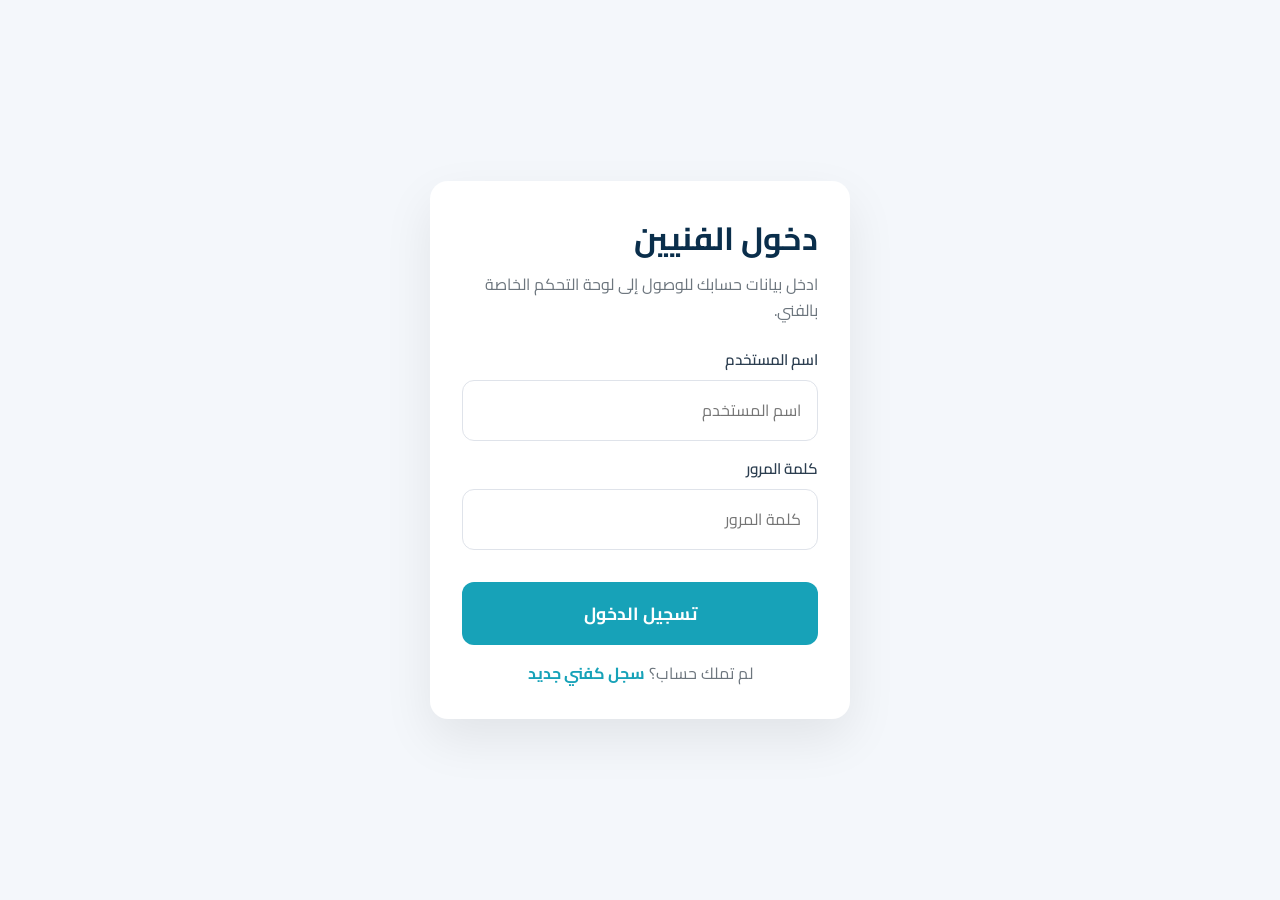
<file: technician-dashboard.html>
<!doctype html>
<html lang="ar" dir="rtl">
<head>
  <meta charset="UTF-8">
  <meta name="viewport" content="width=device-width, initial-scale=1.0">
  <title>لوحة الفنيين - Khidmatcom</title>
  <link href="https://fonts.googleapis.com/css2?family=Cairo:wght@300;400;600;700;900&display=swap" rel="stylesheet">
  <link rel="stylesheet" href="https://cdnjs.cloudflare.com/ajax/libs/font-awesome/6.4.0/css/all.min.css">
  <link rel="stylesheet" href="styles.css">
  <style>
    .dashboard-wrapper {
      display: grid;
      grid-template-columns: 250px 1fr;
      min-height: 100vh;
    }

    .sidebar {
      background: #2c3e50;
      color: white;
      padding: 2rem 1rem;
      position: sticky;
      top: 0;
      height: 100vh;
      overflow-y: auto;
    }

    .sidebar-header {
      text-align: center;
      padding-bottom: 1.5rem;
      border-bottom: 1px solid rgba(255,255,255,0.1);
      margin-bottom: 1.5rem;
    }

    .sidebar-title {
      font-size: 1.3rem;
      font-weight: 700;
      margin-bottom: 0.5rem;
    }

    .sidebar-subtitle {
      font-size: 0.85rem;
      opacity: 0.8;
    }

    .sidebar-menu {
      list-style: none;
    }

    .sidebar-menu li {
      margin-bottom: 0.5rem;
    }

    .sidebar-menu a {
      display: block;
      padding: 0.8rem 1rem;
      color: rgba(255,255,255,0.8);
      text-decoration: none;
      border-radius: 6px;
      transition: all 0.3s;
    }

    .sidebar-menu a:hover,
    .sidebar-menu a.active {
      background: #17a2b8;
      color: white;
    }

    .sidebar-menu i {
      margin-left: 0.5rem;
      width: 20px;
    }

    .main-content {
      background: #f8f9fa;
      padding: 2rem;
      overflow-y: auto;
    }

    .top-bar {
      background: white;
      padding: 1.5rem;
      border-radius: 10px;
      margin-bottom: 2rem;
      display: flex;
      justify-content: space-between;
      align-items: center;
      box-shadow: 0 2px 5px rgba(0,0,0,0.05);
    }

    .top-bar h1 {
      font-size: 1.8rem;
      font-weight: 900;
      color: #2c3e50;
      margin: 0;
    }

    .tech-info {
      display: flex;
      align-items: center;
      gap: 1rem;
    }

    .tech-badge {
      background: #e9ecef;
      padding: 0.5rem 1rem;
      border-radius: 20px;
      font-size: 0.9rem;
      font-weight: 600;
      color: #2c3e50;
    }

    .btn-logout {
      background: #dc3545;
      color: white;
      padding: 0.6rem 1.2rem;
      border: none;
      border-radius: 20px;
      cursor: pointer;
      font-weight: 600;
      transition: all 0.3s;
    }

    .btn-logout:hover {
      background: #c82333;
      transform: translateY(-2px);
    }

    .stats-grid {
      display: grid;
      grid-template-columns: repeat(auto-fit, minmax(200px, 1fr));
      gap: 1.5rem;
      margin-bottom: 2rem;
    }

    .stat-card {
      background: white;
      padding: 1.5rem;
      border-radius: 10px;
      box-shadow: 0 2px 5px rgba(0,0,0,0.05);
      text-align: center;
      border-top: 4px solid #17a2b8;
    }

    .stat-value {
      font-size: 2rem;
      font-weight: 900;
      color: #17a2b8;
      margin-bottom: 0.5rem;
    }

    .stat-label {
      color: #6c757d;
      font-size: 0.95rem;
    }

    .tab-buttons {
      display: flex;
      gap: 1rem;
      margin-bottom: 2rem;
      flex-wrap: wrap;
    }

    .tab-btn {
      background: white;
      border: 2px solid #e9ecef;
      color: #2c3e50;
      padding: 0.7rem 1.5rem;
      border-radius: 20px;
      cursor: pointer;
      font-weight: 600;
      transition: all 0.3s;
    }

    .tab-btn.active {
      background: #17a2b8;
      border-color: #17a2b8;
      color: white;
    }

    .tab-btn:hover {
      border-color: #17a2b8;
      color: #17a2b8;
    }

    .requests-list {
      background: white;
      border-radius: 10px;
      box-shadow: 0 2px 5px rgba(0,0,0,0.05);
      overflow: hidden;
    }

    .request-item {
      padding: 1.5rem;
      border-bottom: 1px solid #e9ecef;
      transition: all 0.3s;
    }

    .request-item:last-child {
      border-bottom: none;
    }

    .request-item:hover {
      background: #f8f9fa;
    }

    .request-header {
      display: flex;
      justify-content: space-between;
      align-items: start;
      margin-bottom: 1rem;
    }

    .request-title {
      font-size: 1.1rem;
      font-weight: 700;
      color: #2c3e50;
    }

    .request-id {
      font-size: 0.85rem;
      color: #6c757d;
      margin-top: 0.3rem;
    }

    .request-details {
      display: grid;
      grid-template-columns: repeat(auto-fit, minmax(200px, 1fr));
      gap: 1rem;
      margin-bottom: 1rem;
      font-size: 0.95rem;
    }

    .detail-item {
      display: flex;
      gap: 0.5rem;
    }

    .detail-icon {
      color: #17a2b8;
      width: 20px;
      text-align: center;
    }

    .detail-text {
      color: #6c757d;
    }

    .detail-label {
      font-weight: 600;
      color: #2c3e50;
    }

    .request-actions {
      display: flex;
      gap: 1rem;
      flex-wrap: wrap;
    }

    .btn-action {
      padding: 0.6rem 1.2rem;
      border: none;
      border-radius: 20px;
      cursor: pointer;
      font-weight: 600;
      transition: all 0.3s;
      font-size: 0.9rem;
    }

    .btn-accept {
      background: #d4edda;
      color: #155724;
    }

    .btn-accept:hover {
      background: #28a745;
      color: white;
    }

    .btn-contact {
      background: #d1ecf1;
      color: #0c5460;
    }

    .btn-contact:hover {
      background: #17a2b8;
      color: white;
    }

    .btn-complete {
      background: #d1ecf1;
      color: #0c5460;
    }

    .btn-complete:hover {
      background: #17a2b8;
      color: white;
    }

    .empty-state {
      text-align: center;
      padding: 3rem;
      color: #6c757d;
    }

    .empty-icon {
      font-size: 3rem;
      margin-bottom: 1rem;
      opacity: 0.5;
    }

    .modal {
      display: none;
      position: fixed;
      top: 0;
      left: 0;
      right: 0;
      bottom: 0;
      background: rgba(0,0,0,0.5);
      z-index: 2000;
      align-items: center;
      justify-content: center;
    }

    .modal.active {
      display: flex;
    }

    .modal-content {
      background: white;
      padding: 2rem;
      border-radius: 15px;
      max-width: 500px;
      width: 90%;
      animation: slideIn 0.3s ease-out;
    }

    .modal-header {
      font-size: 1.5rem;
      font-weight: 700;
      color: #2c3e50;
      margin-bottom: 1rem;
      padding-bottom: 1rem;
      border-bottom: 2px solid #f0f0f0;
    }

    .modal-close {
      position: absolute;
      top: 1rem;
      left: 1rem;
      font-size: 1.5rem;
      cursor: pointer;
      color: #6c757d;
    }

    .modal-close:hover {
      color: #2c3e50;
    }

    .registration-form {
      background: white;
      padding: 2rem;
      border-radius: 10px;
      max-width: 600px;
      margin: 0 auto;
    }

    @media (max-width: 768px) {
      .dashboard-wrapper {
        grid-template-columns: 1fr;
      }

      .sidebar {
        height: auto;
        position: relative;
      }

      .top-bar {
        flex-direction: column;
        text-align: center;
        gap: 1rem;
      }

      .tech-info {
        width: 100%;
        justify-content: center;
      }

      .request-header {
        flex-direction: column;
      }

      .request-details {
        grid-template-columns: 1fr;
      }

      .request-actions {
        flex-direction: column;
      }

      .btn-action {
        width: 100%;
      }
    }
  </style>
</head>

<body>

  <div class="dashboard-wrapper">
    <!-- الشريط الجانبي -->
    <aside class="sidebar">
      <div class="sidebar-header">
        <div class="sidebar-title">لوحة الفنيين</div>
        <div class="sidebar-subtitle">Khidmatcom</div>
      </div>

      <ul class="sidebar-menu">
        <li><a href="#" class="active" onclick="showTab('pending', this)"><i class="fas fa-hourglass-half"></i> الطلبات المعلقة</a></li>
        <li><a href="#" onclick="showTab('accepted', this)"><i class="fas fa-check-circle"></i> الطلبات المقبولة</a></li>
        <li><a href="#" onclick="showTab('completed', this)"><i class="fas fa-star"></i> الطلبات المنجزة</a></li>
        <li><hr style="border: none; border-top: 1px solid rgba(255,255,255,0.1); margin: 1rem 0;"></li>
        <li><a href="technician-register.html"><i class="fas fa-user-plus"></i> تسجيل فني جديد</a></li>
        <li><a href="#" onclick="openProfileModal()"><i class="fas fa-user-circle"></i> ملفي الشخصي</a></li>
        <li><a href="index.html"><i class="fas fa-home"></i> الرئيسية</a></li>
        <li><a href="#" onclick="logout()"><i class="fas fa-sign-out-alt"></i> تسجيل الخروج</a></li>
      </ul>
    </aside>

    <!-- المحتوى الرئيسي -->
    <main class="main-content">
      <!-- الشريط العلوي -->
      <div class="top-bar">
        <h1>مرحباً بك في لوحة الفنيين</h1>
        <div class="tech-info">
          <span id="technicianName" class="tech-badge"><i class="fas fa-user"></i> فني محترف</span>
          <button class="btn-logout" onclick="logout()">تسجيل الخروج</button>
        </div>
      </div>

      <!-- الإحصائيات -->
      <div class="stats-grid">
        <div class="stat-card">
          <div class="stat-value" id="pendingCount">0</div>
          <div class="stat-label">طلبات معلقة</div>
        </div>
        <div class="stat-card">
          <div class="stat-value" id="acceptedCount">0</div>
          <div class="stat-label">طلبات مقبولة</div>
        </div>
        <div class="stat-card">
          <div class="stat-value" id="completedCount">0</div>
          <div class="stat-label">طلبات منجزة</div>
        </div>
        <div class="stat-card" style="border-top-color: #ffc107;">
          <div class="stat-value" id="ratingValue">4.8</div>
          <div class="stat-label">تقييمك</div>
        </div>
      </div>

      <!-- علامات التبويب -->
      <div class="tab-buttons">
        <button class="tab-btn active" onclick="showTab('pending', this)">الطلبات المعلقة</button>
        <button class="tab-btn" onclick="showTab('accepted', this)">الطلبات المقبولة</button>
        <button class="tab-btn" onclick="showTab('completed', this)">الطلبات المنجزة</button>
      </div>

      <!-- قائمة الطلبات المعلقة -->
      <div id="pendingTab" class="tab-content">
        <div class="requests-list" id="pendingRequests">
          <div class="empty-state">
            <div class="empty-icon"><i class="fas fa-inbox"></i></div>
            <p>لا توجد طلبات معلقة حالياً</p>
          </div>
        </div>
      </div>

      <!-- قائمة الطلبات المقبولة -->
      <div id="acceptedTab" class="tab-content" style="display: none;">
        <div class="requests-list" id="acceptedRequests">
          <div class="empty-state">
            <div class="empty-icon"><i class="fas fa-folder-open"></i></div>
            <p>لا توجد طلبات مقبولة حالياً</p>
          </div>
        </div>
      </div>

      <!-- قائمة الطلبات المنجزة -->
      <div id="completedTab" class="tab-content" style="display: none;">
        <div class="requests-list" id="completedRequests">
          <div class="empty-state">
            <div class="empty-icon"><i class="fas fa-archive"></i></div>
            <p>لا توجد طلبات منجزة حالياً</p>
          </div>
        </div>
      </div>

    </main>
  </div>

  <!-- نموذج الملف الشخصي -->
  <div id="profileModal" class="modal">
    <div class="modal-content" style="max-width: 600px;">
      <span class="modal-close" onclick="closeProfileModal()">×</span>
      <div class="modal-header">ملفي الشخصي</div>

      <div id="profileContent" style="text-align: right; line-height: 2;">
        <!-- سيتم ملؤه بـ JavaScript -->
      </div>
    </div>
  </div>

  <script src="khidmatcom.config.js"></script>
  <script src="khidmatcom-api.js"></script>
  <script>
    const STORAGE_KEY = 'khidmatcom_technician';

    let currentTechnician = loadTechnicianProfile();
    if (!currentTechnician.id) {
      window.location.href = 'technician-login.html';
    }
    let requests = [];
    let activeTab = 'pending';
    let isLoadingRequests = false;

    function loadTechnicianProfile() {
      try {
        const saved = localStorage.getItem(STORAGE_KEY);
        if (saved) return JSON.parse(saved);
      } catch (e) { /* ignore */ }
      return {
        id: '',
        name: 'فني',
        specialty: '',
        city: '',
        phone: '',
        email: '',
        experience: 0,
        rating: 0,
        acceptedCount: 0,
        completedCount: 0
      };
    }

    function saveTechnicianProfile(profile) {
      localStorage.setItem(STORAGE_KEY, JSON.stringify(profile));
      currentTechnician = profile;
      document.getElementById('technicianName').textContent = profile.name || 'فني محترف';
    }

    function getTechnicianId() {
      if (currentTechnician.id) return currentTechnician.id;
      const stored = localStorage.getItem('khidmatcom_technician_id');
      return stored ? `TECH-${stored}` : 'TECH-guest';
    }

    async function refreshRequestsFromSheets() {
      if (!KhidmatcomAPI.isConfigured()) {
        showConnectionWarning();
        return;
      }

      isLoadingRequests = true;
      try {
        const result = await KhidmatcomAPI.getRequests();
        if (result.status === 'success') {
          requests = result.data || [];
          loadRequests(activeTab);
        } else {
          console.error(result.message || 'فشل تحميل الطلبات');
        }
      } catch (error) {
        console.error(error);
        showConnectionWarning();
      } finally {
        isLoadingRequests = false;
      }
    }

    function showConnectionWarning() {
      ['pendingRequests', 'acceptedRequests', 'completedRequests'].forEach(id => {
        const el = document.getElementById(id);
        if (el && !el.querySelector('.connection-warning')) {
          el.innerHTML = `
            <div class="empty-state connection-warning">
              <div class="empty-icon"><i class="fas fa-link"></i></div>
              <p>لم يتم ربط Google Sheets بعد.</p>
              <p style="font-size:0.9rem;color:#6c757d;">حدّث <code>khidmatcom.config.js</code> برابط Apps Script ثم أعد تحميل الصفحة.</p>
            </div>
          `;
        }
      });
    }

    // عرض التبويب
    function showTab(tabName, clickedEl) {
      activeTab = tabName;

      document.querySelectorAll('.tab-content').forEach(tab => {
        tab.style.display = 'none';
      });

      document.getElementById(tabName + 'Tab').style.display = 'block';

      document.querySelectorAll('.tab-btn').forEach(btn => {
        btn.classList.remove('active');
      });
      if (clickedEl) {
        clickedEl.classList.add('active');
      }

      loadRequests(tabName);
    }

    // تحميل الطلبات
    function loadRequests(status) {
      const requestsMap = {
        'pending': 'pendingRequests',
        'accepted': 'acceptedRequests',
        'completed': 'completedRequests'
      };

      const containerId = requestsMap[status];
      const container = document.getElementById(containerId);

      // تصفية الطلبات حسب الحالة
      let filteredRequests = requests.filter(r => {
        if (status === 'pending') return r.status === 'معلق';
        if (status === 'accepted') return r.status === 'مقبول';
        if (status === 'completed') return r.status === 'منجز';
        return true;
      });

      if (filteredRequests.length === 0) {
        container.innerHTML = `
          <div class="empty-state">
            <div class="empty-icon"><i class="fas fa-inbox"></i></div>
            <p>لا توجد طلبات في هذه الفئة</p>
          </div>
        `;
        return;
      }

      container.innerHTML = filteredRequests.map(req => `
        <div class="request-item">
          <div class="request-header">
            <div>
              <div class="request-title">${req.service}</div>
              <div class="request-id">رقم الطلب: ${req.id}</div>
            </div>
            <span class="status-badge status-${status === 'pending' ? 'pending' : status === 'accepted' ? 'accepted' : 'completed'}">
              ${status === 'pending' ? 'معلق' : status === 'accepted' ? 'مقبول' : 'منجز'}
            </span>
          </div>

          <div class="request-details">
            <div class="detail-item">
              <div class="detail-icon"><i class="fas fa-user"></i></div>
              <div>
                <div class="detail-label">اسم العميل</div>
                <div class="detail-text">${req.client_name}</div>
              </div>
            </div>

            <div class="detail-item">
              <div class="detail-icon"><i class="fas fa-phone"></i></div>
              <div>
                <div class="detail-label">الهاتف</div>
                <div class="detail-text">${req.client_phone}</div>
              </div>
            </div>

            <div class="detail-item">
              <div class="detail-icon"><i class="fas fa-map-marker-alt"></i></div>
              <div>
                <div class="detail-label">المدينة</div>
                <div class="detail-text">${req.client_city}</div>
              </div>
            </div>

            <div class="detail-item">
              <div class="detail-icon"><i class="fas fa-calendar"></i></div>
              <div>
                <div class="detail-label">التاريخ المفضل</div>
                <div class="detail-text">${req.preferred_date}</div>
              </div>
            </div>

            <div class="detail-item">
              <div class="detail-icon"><i class="fas fa-clock"></i></div>
              <div>
                <div class="detail-label">الوقت المفضل</div>
                <div class="detail-text">${req.preferred_time}</div>
              </div>
            </div>
          </div>

          <div style="margin-top: 1rem; padding-top: 1rem; border-top: 1px solid #e9ecef;">
            <div class="detail-label">الوصف</div>
            <p style="color: #6c757d; margin-top: 0.5rem;">${req.service_description}</p>
          </div>

          <div class="request-actions">
            ${status === 'pending' ? `
              <button class="btn-action btn-accept" onclick="acceptRequest('${req.id}')">
                <i class="fas fa-check"></i> قبول الطلب
              </button>
              <button class="btn-action btn-contact" onclick="contactClient('${req.client_phone}')">
                <i class="fas fa-phone"></i> اتصل بالعميل
              </button>
            ` : status === 'accepted' ? `
              <button class="btn-action btn-contact" onclick="contactClient('${req.client_phone}')">
                <i class="fas fa-phone"></i> اتصل بالعميل
              </button>
              <button class="btn-action btn-complete" onclick="completeRequest('${req.id}')">
                <i class="fas fa-check-circle"></i> انتهى
              </button>
            ` : `
              <button class="btn-action btn-contact" onclick="contactClient('${req.client_phone}')">
                <i class="fas fa-phone"></i> معلومات العميل
              </button>
            `}
          </div>
        </div>
      `).join('');

      // تحديث الإحصائيات
      updateStats();
    }

    // تحديث الإحصائيات
    function updateStats() {
      const pending = requests.filter(r => r.status === 'معلق').length;
      const accepted = requests.filter(r => r.status === 'مقبول').length;
      const completed = requests.filter(r => r.status === 'منجز').length;

      document.getElementById('pendingCount').textContent = pending;
      document.getElementById('acceptedCount').textContent = accepted;
      document.getElementById('completedCount').textContent = completed;
      document.getElementById('ratingValue').textContent = currentTechnician.rating;
    }

    // قبول الطلب
    async function acceptRequest(requestId) {
      if (!KhidmatcomAPI.isConfigured()) {
        alert('يرجى ضبط رابط Google Apps Script أولاً.');
        return;
      }

      try {
        await KhidmatcomAPI.acceptRequest(requestId, getTechnicianId());
        await refreshRequestsFromSheets();
        alert('تم قبول الطلب بنجاح! يرجى الاتصال بالعميل لتحديد الموعد.');
      } catch (error) {
        alert('تعذر قبول الطلب. تحقق من الاتصال وحاول مرة أخرى.');
        console.error(error);
      }
    }

    // إكمال الطلب
    async function completeRequest(requestId) {
      if (!KhidmatcomAPI.isConfigured()) {
        alert('يرجى ضبط رابط Google Apps Script أولاً.');
        return;
      }

      try {
        await KhidmatcomAPI.completeRequest(requestId);
        await refreshRequestsFromSheets();
        alert('تم تحديد الطلب كمنجز. شكراً لك على عملك!');
      } catch (error) {
        alert('تعذر إكمال الطلب. تحقق من الاتصال وحاول مرة أخرى.');
        console.error(error);
      }
    }

    // الاتصال بالعميل
    function contactClient(phone) {
      window.open(`https://wa.me/${phone}`, '_blank');
    }

    // فتح نموذج الملف الشخصي
    function openProfileModal() {
      const profileContent = `
        <div style="background: #f8f9fa; padding: 1.5rem; border-radius: 10px;">
          <p><strong>الاسم:</strong> ${currentTechnician.name}</p>
          <p><strong>التخصص:</strong> ${currentTechnician.specialty}</p>
          <p><strong>المدينة:</strong> ${currentTechnician.city}</p>
          <p><strong>الهاتف:</strong> ${currentTechnician.phone}</p>
          <p><strong>البريد:</strong> ${currentTechnician.email}</p>
          <p><strong>سنوات الخبرة:</strong> ${currentTechnician.experience} سنة</p>
          <p><strong>التقييم:</strong> ${currentTechnician.rating} ⭐</p>
          <p><strong>الطلبات المقبولة:</strong> ${currentTechnician.acceptedCount}</p>
          <p><strong>الطلبات المنجزة:</strong> ${currentTechnician.completedCount}</p>
        </div>
      `;
      document.getElementById('profileContent').innerHTML = profileContent;
      document.getElementById('profileModal').classList.add('active');
    }

    // إغلاق نموذج الملف الشخصي
    function closeProfileModal() {
      document.getElementById('profileModal').classList.remove('active');
    }

    // تسجيل الخروج
    function logout() {
      localStorage.removeItem(STORAGE_KEY);
      alert('تم تسجيل الخروج بنجاح');
      window.location.href = 'technician-login.html';
    }

    document.getElementById('technicianName').textContent = currentTechnician.name || 'فني محترف';

    window.addEventListener('load', () => {
      updateStats();
      refreshRequestsFromSheets();
    });

    // إغلاق النماذج عند النقر خارجها
    document.querySelectorAll('.modal').forEach(modal => {
      modal.addEventListener('click', (e) => {
        if (e.target === modal) {
          modal.classList.remove('active');
        }
      });
    });
  </script>

</body>
</html>
</file>
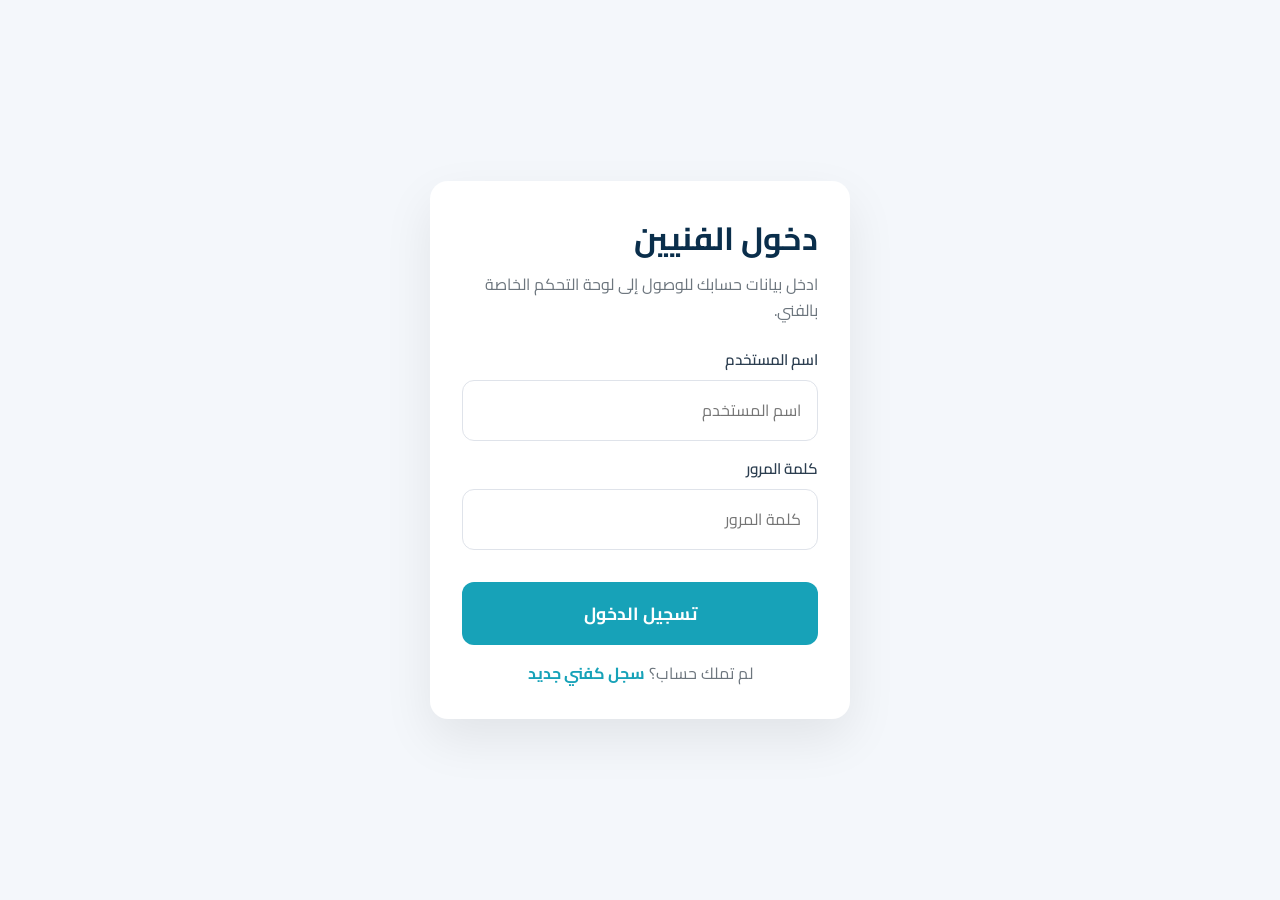
<file: technician-login.html>
<!doctype html>
<html lang="ar" dir="rtl">
<head>
  <meta charset="UTF-8">
  <meta name="viewport" content="width=device-width, initial-scale=1.0">
  <title>دخول الفنيين - Khidmatcom</title>
  <link href="https://fonts.googleapis.com/css2?family=Cairo:wght@300;400;600;700;900&display=swap" rel="stylesheet">
  <link rel="stylesheet" href="styles.css">
  <style>
    body { background: #f4f7fb; }
    .auth-wrapper { min-height: 100vh; display: flex; align-items: center; justify-content: center; padding: 2rem; }
    .auth-card { width: 100%; max-width: 420px; background: white; border-radius: 18px; box-shadow: 0 20px 50px rgba(0,0,0,0.08); padding: 2rem; }
    .auth-card h1 { font-size: 2rem; margin-bottom: 0.5rem; color: #0a2e4b; }
    .auth-card p { color: #6c757d; margin-bottom: 1.5rem; }
    .form-group { margin-bottom: 1rem; text-align: right; }
    .form-group label { display: block; margin-bottom: 0.5rem; font-weight: 600; }
    .form-group input { width: 100%; padding: 0.9rem 1rem; border-radius: 12px; border: 1px solid #dfe3ea; font-size: 1rem; }
    .btn-submit { width: 100%; padding: 0.95rem; background: #17a2b8; color: white; border: none; border-radius: 12px; cursor: pointer; font-weight: 700; margin-top: 1rem; }
    .auth-footer { text-align: center; margin-top: 1rem; color: #6c757d; }
    .auth-footer a { color: #17a2b8; text-decoration: none; font-weight: 700; }
    .message { margin-top: 1rem; padding: 1rem; border-radius: 12px; display: none; }
    .message.error { background: #f8d7da; color: #721c24; }
  </style>
</head>
<body>
  <div class="auth-wrapper">
    <div class="auth-card">
      <h1>دخول الفنيين</h1>
      <p>ادخل بيانات حسابك للوصول إلى لوحة التحكم الخاصة بالفني.</p>

      <div id="message" class="message"></div>

      <form id="loginForm">
        <div class="form-group">
          <label for="username">اسم المستخدم</label>
          <input id="username" name="username" type="text" required placeholder="اسم المستخدم" />
        </div>
        <div class="form-group">
          <label for="password">كلمة المرور</label>
          <input id="password" name="password" type="password" required placeholder="كلمة المرور" />
        </div>
        <button type="submit" class="btn-submit">تسجيل الدخول</button>
      </form>

      <div class="auth-footer">
        لم تملك حساب؟ <a href="technician-register.html">سجل كفني جديد</a>
      </div>
    </div>
  </div>

  <script src="khidmatcom.config.js"></script>
  <script src="khidmatcom-api.js"></script>
  <script>
    const STORAGE_KEY = 'khidmatcom_technician';

    function showMessage(text, isError = false) {
      const message = document.getElementById('message');
      message.textContent = text;
      message.className = isError ? 'message error' : 'message';
      message.style.display = 'block';
    }

    function saveTechnicianProfile(profile) {
      localStorage.setItem(STORAGE_KEY, JSON.stringify(profile));
    }

    function clearMessage() {
      const message = document.getElementById('message');
      message.style.display = 'none';
    }

    window.addEventListener('load', () => {
      const saved = localStorage.getItem(STORAGE_KEY);
      if (saved) {
        window.location.href = 'technician-dashboard.html';
      }
    });

    document.getElementById('loginForm').addEventListener('submit', async (event) => {
      event.preventDefault();
      clearMessage();

      if (!KhidmatcomAPI.isConfigured()) {
        showMessage('يرجى ضبط رابط Google Apps Script في khidmatcom.config.js أولاً.', true);
        return;
      }

      const formData = new FormData(event.target);
      const username = formData.get('username');
      const password = formData.get('password');

      try {
        const result = await KhidmatcomAPI.loginTechnician(username, password);
        if (result.status === 'success' && result.data) {
          saveTechnicianProfile(result.data);
          window.location.href = 'technician-dashboard.html';
        } else {
          showMessage(result.message || 'اسم المستخدم أو كلمة المرور غير صحيحة.', true);
        }
      } catch (error) {
        console.error(error);
        showMessage('تعذر الاتصال بـ Google Sheets. حاول مرة أخرى لاحقاً.', true);
      }
    });
  </script>
</body>
</html>
</file>
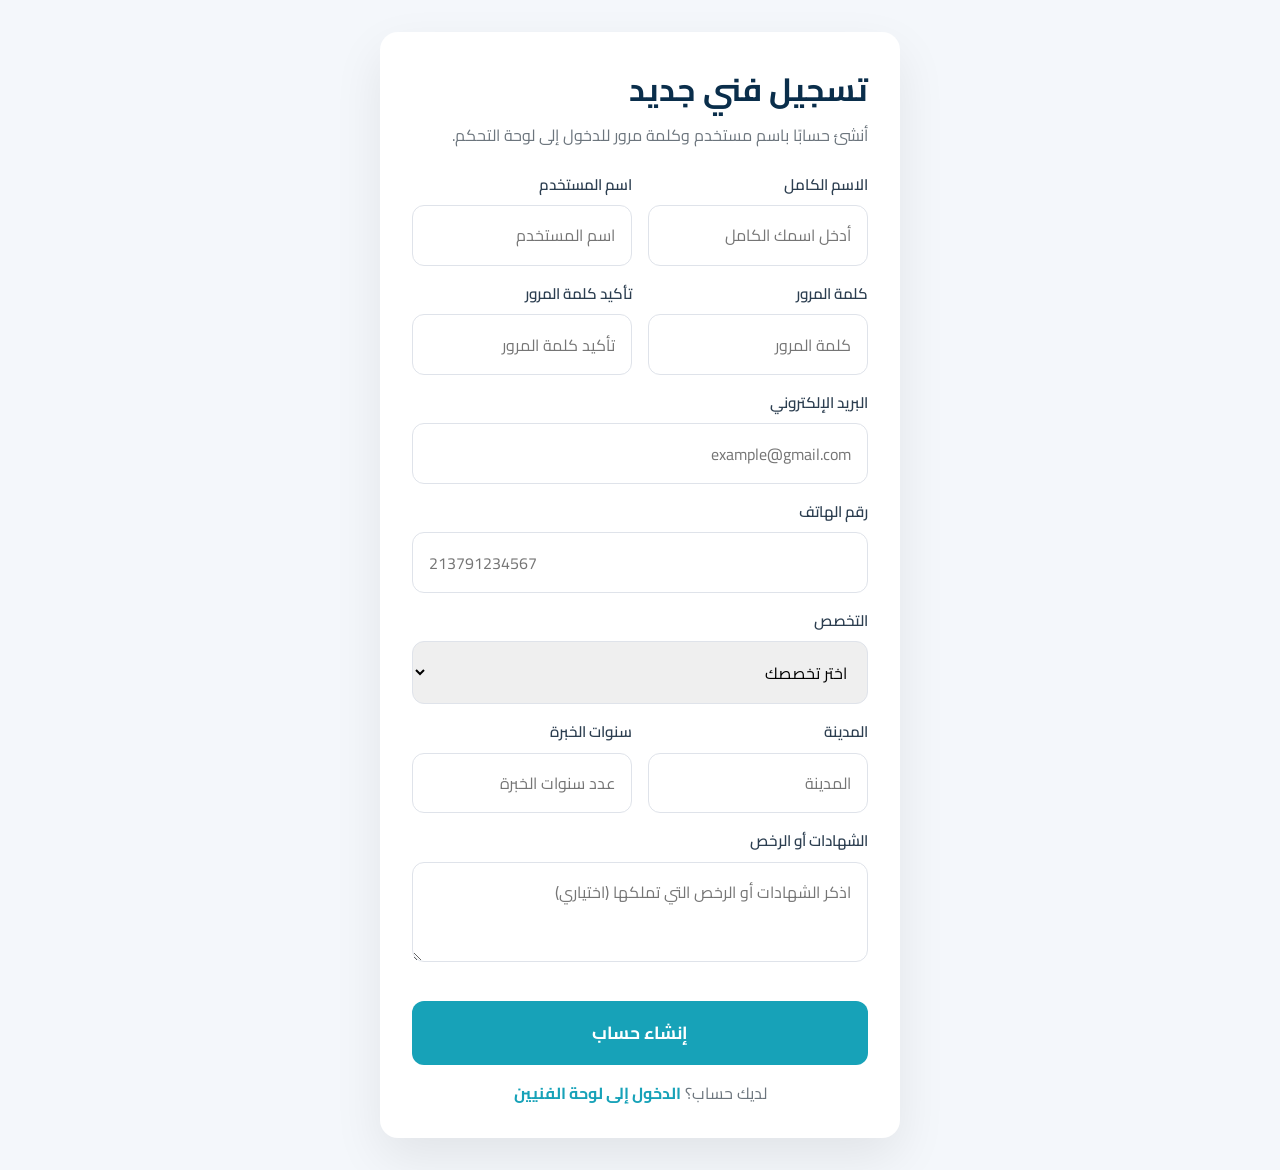
<file: technician-register.html>
<!doctype html>
<html lang="ar" dir="rtl">
<head>
  <meta charset="UTF-8">
  <meta name="viewport" content="width=device-width, initial-scale=1.0">
  <title>تسجيل فني جديد - Khidmatcom</title>
  <link href="https://fonts.googleapis.com/css2?family=Cairo:wght@300;400;600;700;900&display=swap" rel="stylesheet">
  <link rel="stylesheet" href="styles.css">
  <style>
    body { background: #f4f7fb; }
    .auth-wrapper { min-height: 100vh; display: flex; align-items: center; justify-content: center; padding: 2rem; }
    .auth-card { width: 100%; max-width: 520px; background: white; border-radius: 18px; box-shadow: 0 20px 50px rgba(0,0,0,0.08); padding: 2rem; }
    .auth-card h1 { font-size: 2rem; margin-bottom: 0.5rem; color: #0a2e4b; }
    .auth-card p { color: #6c757d; margin-bottom: 1.5rem; }
    .form-row { display: flex; gap: 1rem; flex-wrap: wrap; }
    .form-group { width: 100%; text-align: right; margin-bottom: 1rem; }
    .form-group.half { width: calc(50% - 0.5rem); }
    .form-group label { display: block; margin-bottom: 0.5rem; font-weight: 600; }
    .form-group input, .form-group select, .form-group textarea { width: 100%; padding: 0.9rem 1rem; border-radius: 12px; border: 1px solid #dfe3ea; font-size: 1rem; }
    .form-group textarea { min-height: 100px; resize: vertical; }
    .btn-submit { width: 100%; padding: 0.95rem; background: #17a2b8; color: white; border: none; border-radius: 12px; cursor: pointer; font-weight: 700; margin-top: 1rem; }
    .auth-footer { text-align: center; margin-top: 1rem; color: #6c757d; }
    .auth-footer a { color: #17a2b8; text-decoration: none; font-weight: 700; }
    .message { margin-top: 1rem; padding: 1rem; border-radius: 12px; display: none; }
    .message.error { background: #f8d7da; color: #721c24; }
    .message.success { background: #d4edda; color: #155724; }
    @media (max-width: 640px) { .form-group.half { width: 100%; } }
  </style>
</head>
<body>
  <div class="auth-wrapper">
    <div class="auth-card">
      <h1>تسجيل فني جديد</h1>
      <p>أنشئ حسابًا باسم مستخدم وكلمة مرور للدخول إلى لوحة التحكم.</p>

      <div id="message" class="message"></div>

      <form id="registerForm">
        <div class="form-row">
          <div class="form-group half">
            <label for="tech_name">الاسم الكامل</label>
            <input id="tech_name" name="tech_name" type="text" required placeholder="أدخل اسمك الكامل" />
          </div>
          <div class="form-group half">
            <label for="tech_username">اسم المستخدم</label>
            <input id="tech_username" name="tech_username" type="text" required placeholder="اسم المستخدم" />
          </div>
        </div>
        <div class="form-row">
          <div class="form-group half">
            <label for="tech_password">كلمة المرور</label>
            <input id="tech_password" name="tech_password" type="password" required placeholder="كلمة المرور" />
          </div>
          <div class="form-group half">
            <label for="tech_confirm_password">تأكيد كلمة المرور</label>
            <input id="tech_confirm_password" name="tech_confirm_password" type="password" required placeholder="تأكيد كلمة المرور" />
          </div>
        </div>
        <div class="form-group">
          <label for="tech_email">البريد الإلكتروني</label>
          <input id="tech_email" name="tech_email" type="email" required placeholder="example@gmail.com" />
        </div>
        <div class="form-group">
          <label for="tech_phone">رقم الهاتف</label>
          <input id="tech_phone" name="tech_phone" type="tel" required placeholder="213791234567" />
        </div>
        <div class="form-group">
          <label for="tech_specialty">التخصص</label>
          <select id="tech_specialty" name="tech_specialty" required>
            <option value="">اختر تخصصك</option>
            <option value="السباكة">السباكة</option>
            <option value="الكهرباء">الكهرباء</option>
            <option value="التنظيف">التنظيف</option>
            <option value="البناء">البناء</option>
            <option value="الخدمات العامة">الخدمات العامة</option>
            <option value="الديكور">الديكور</option>
          </select>
        </div>
        <div class="form-row">
          <div class="form-group half">
            <label for="tech_city">المدينة</label>
            <input id="tech_city" name="tech_city" type="text" required placeholder="المدينة" />
          </div>
          <div class="form-group half">
            <label for="tech_experience">سنوات الخبرة</label>
            <input id="tech_experience" name="tech_experience" type="number" min="0" required placeholder="عدد سنوات الخبرة" />
          </div>
        </div>
        <div class="form-group">
          <label for="tech_certifications">الشهادات أو الرخص</label>
          <textarea id="tech_certifications" name="tech_certifications" placeholder="اذكر الشهادات أو الرخص التي تملكها (اختياري)"></textarea>
        </div>
        <button type="submit" class="btn-submit">إنشاء حساب</button>
      </form>

      <div class="auth-footer">
        لديك حساب؟ <a href="technician-login.html">الدخول إلى لوحة الفنيين</a>
      </div>
    </div>
  </div>

  <script src="khidmatcom.config.js"></script>
  <script src="khidmatcom-api.js"></script>
  <script>
    function showMessage(text, type = 'error') {
      const message = document.getElementById('message');
      message.textContent = text;
      message.className = `message ${type}`;
      message.style.display = 'block';
    }

    function clearMessage() {
      const message = document.getElementById('message');
      message.style.display = 'none';
    }

    document.getElementById('registerForm').addEventListener('submit', async (event) => {
      event.preventDefault();
      clearMessage();

      if (!KhidmatcomAPI.isConfigured()) {
        showMessage('يرجى ضبط رابط Google Apps Script في khidmatcom.config.js أولاً.');
        return;
      }

      const formData = new FormData(event.target);
      const password = formData.get('tech_password');
      const confirmPassword = formData.get('tech_confirm_password');

      if (password !== confirmPassword) {
        showMessage('كلمة المرور وتأكيدها غير متطابقين.');
        return;
      }

      const data = {
        tech_name: formData.get('tech_name'),
        tech_username: formData.get('tech_username'),
        tech_password: password,
        tech_email: formData.get('tech_email'),
        tech_phone: formData.get('tech_phone'),
        tech_specialty: formData.get('tech_specialty'),
        tech_city: formData.get('tech_city'),
        tech_experience: formData.get('tech_experience'),
        tech_certifications: formData.get('tech_certifications')
      };

      try {
        const result = await KhidmatcomAPI.registerTechnician(data);
        if (result.status === 'success') {
          showMessage('تم إنشاء الحساب بنجاح! يمكنك الآن تسجيل الدخول.', 'success');
          setTimeout(() => window.location.href = 'technician-login.html', 1800);
        } else {
          showMessage(result.message || 'حدث خطأ أثناء إنشاء الحساب.');
        }
      } catch (error) {
        console.error(error);
        showMessage('تعذر الاتصال بـ Google Sheets. حاول مرة أخرى لاحقاً.');
      }
    });
  </script>
</body>
</html>
</file>
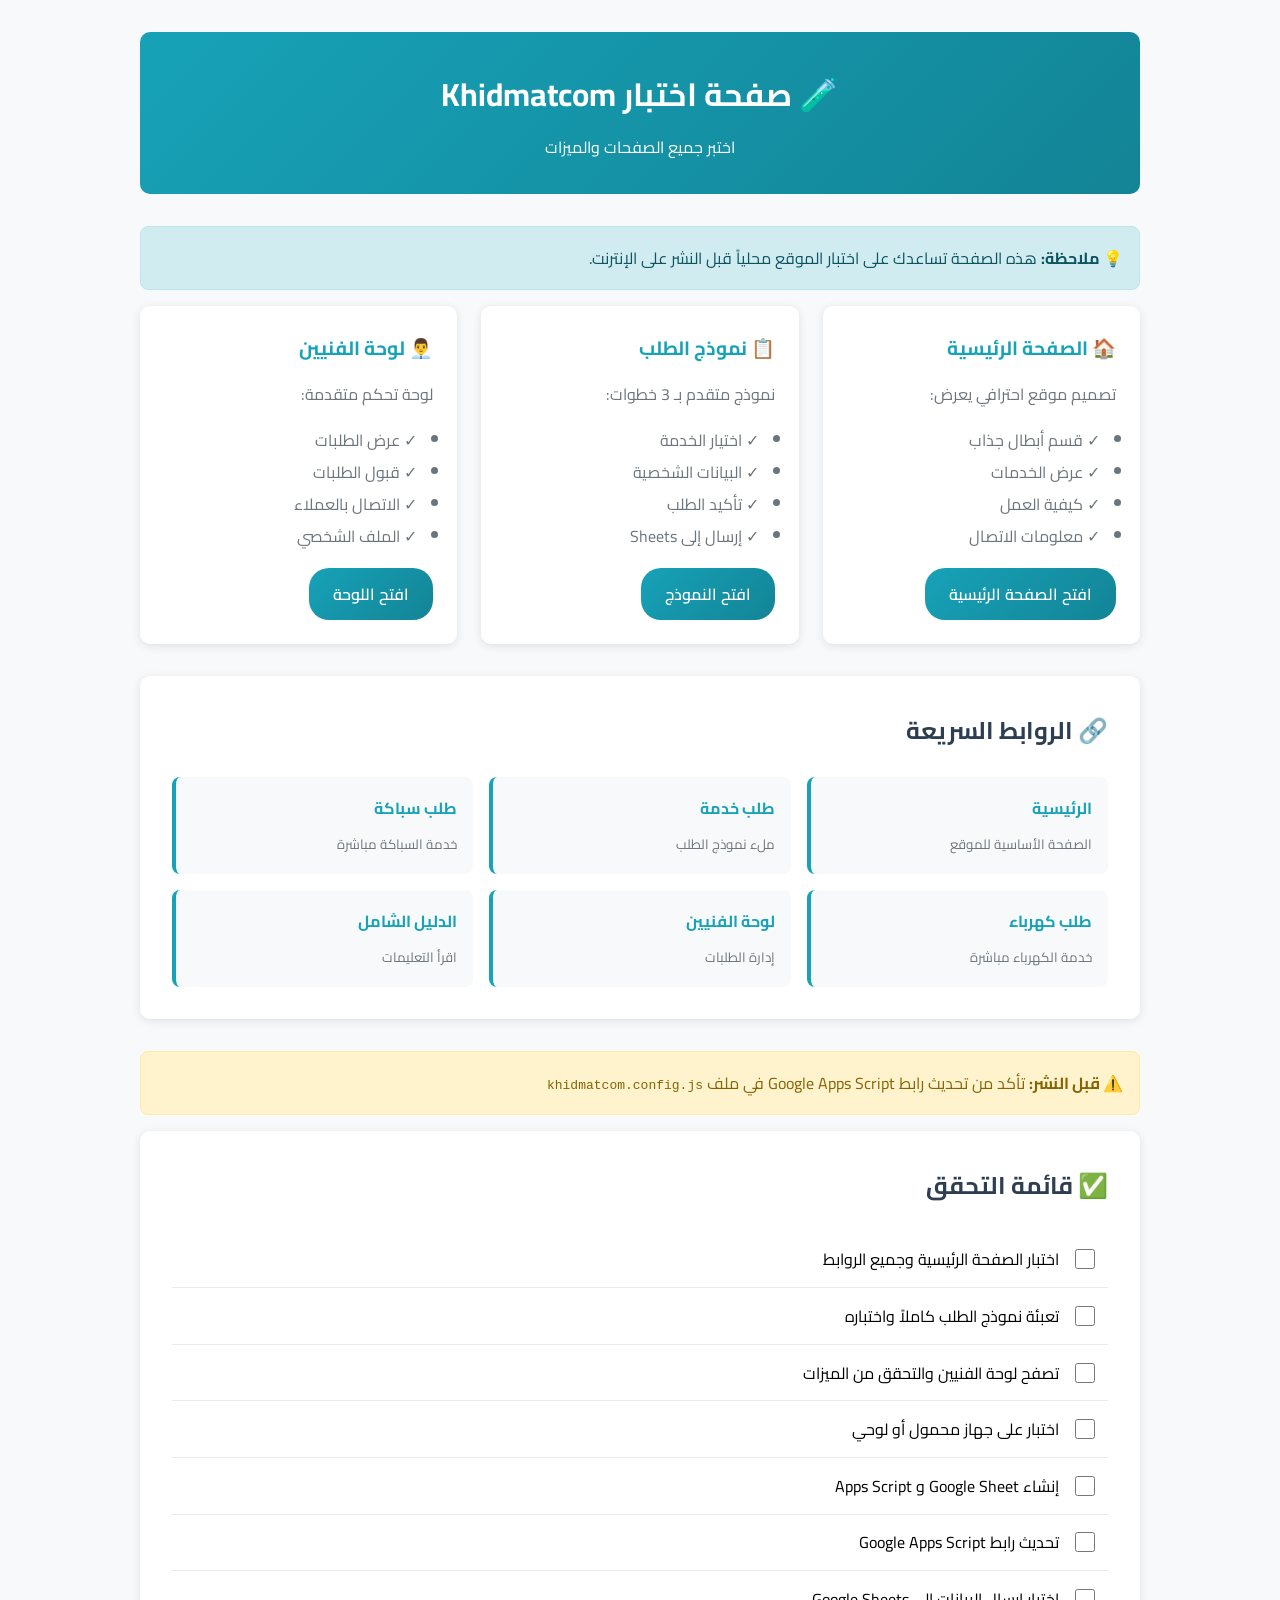
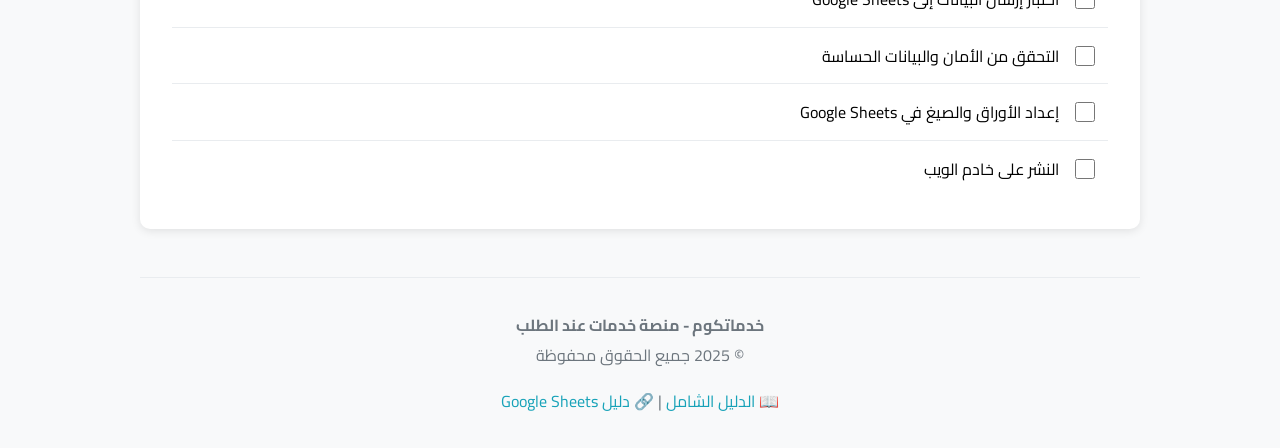
<file: test.html>
<!DOCTYPE html>
<html lang="ar" dir="rtl">
<head>
    <meta charset="UTF-8">
    <meta name="viewport" content="width=device-width, initial-scale=1.0">
    <title>اختبار Khidmatcom</title>
    <link href="https://fonts.googleapis.com/css2?family=Cairo:wght@300;400;600;700;900&display=swap" rel="stylesheet">
    <style>
        * {
            margin: 0;
            padding: 0;
            box-sizing: border-box;
        }

        body {
            font-family: 'Cairo', sans-serif;
            background: #f8f9fa;
            padding: 2rem;
        }

        .container {
            max-width: 1000px;
            margin: 0 auto;
        }

        .header {
            background: linear-gradient(135deg, #17a2b8 0%, #138496 100%);
            color: white;
            padding: 2rem;
            border-radius: 10px;
            margin-bottom: 2rem;
            text-align: center;
        }

        .header h1 {
            font-size: 2rem;
            margin-bottom: 0.5rem;
        }

        .test-grid {
            display: grid;
            grid-template-columns: repeat(auto-fit, minmax(300px, 1fr));
            gap: 1.5rem;
            margin-bottom: 2rem;
        }

        .test-card {
            background: white;
            padding: 1.5rem;
            border-radius: 10px;
            box-shadow: 0 2px 10px rgba(0,0,0,0.1);
            transition: all 0.3s;
        }

        .test-card:hover {
            transform: translateY(-5px);
            box-shadow: 0 5px 20px rgba(0,0,0,0.15);
        }

        .test-card h2 {
            color: #17a2b8;
            margin-bottom: 1rem;
            font-size: 1.2rem;
        }

        .test-card p {
            color: #6c757d;
            margin-bottom: 1rem;
            line-height: 1.6;
        }

        .test-link {
            display: inline-block;
            background: linear-gradient(135deg, #17a2b8 0%, #138496 100%);
            color: white;
            padding: 0.7rem 1.5rem;
            border-radius: 20px;
            text-decoration: none;
            font-weight: 600;
            transition: all 0.3s;
            margin-top: 1rem;
        }

        .test-link:hover {
            transform: scale(1.05);
            box-shadow: 0 5px 15px rgba(23, 162, 184, 0.3);
        }

        .quick-links {
            background: white;
            padding: 2rem;
            border-radius: 10px;
            box-shadow: 0 2px 10px rgba(0,0,0,0.1);
            margin-bottom: 2rem;
        }

        .quick-links h2 {
            color: #2c3e50;
            margin-bottom: 1.5rem;
            font-size: 1.5rem;
        }

        .links-grid {
            display: grid;
            grid-template-columns: repeat(auto-fit, minmax(250px, 1fr));
            gap: 1rem;
        }

        .link-item {
            padding: 1rem;
            background: #f8f9fa;
            border-radius: 8px;
            border-left: 4px solid #17a2b8;
            text-decoration: none;
            color: #2c3e50;
            transition: all 0.3s;
        }

        .link-item:hover {
            background: #e9ecef;
            transform: translateX(-5px);
        }

        .link-item strong {
            color: #17a2b8;
            display: block;
            margin-bottom: 0.3rem;
        }

        .link-item small {
            color: #6c757d;
        }

        .checklist {
            background: white;
            padding: 2rem;
            border-radius: 10px;
            box-shadow: 0 2px 10px rgba(0,0,0,0.1);
        }

        .checklist h2 {
            color: #2c3e50;
            margin-bottom: 1.5rem;
            font-size: 1.5rem;
        }

        .checklist-item {
            padding: 0.8rem;
            border-bottom: 1px solid #e9ecef;
            display: flex;
            align-items: center;
            gap: 1rem;
        }

        .checklist-item:last-child {
            border-bottom: none;
        }

        .checklist-checkbox {
            width: 20px;
            height: 20px;
            cursor: pointer;
            accent-color: #17a2b8;
        }

        .checklist-checkbox:checked + label {
            text-decoration: line-through;
            color: #6c757d;
        }

        .checklist-item label {
            cursor: pointer;
            flex: 1;
            margin: 0;
        }

        .alert {
            padding: 1rem;
            border-radius: 8px;
            margin-bottom: 1rem;
        }

        .alert-info {
            background: #d1ecf1;
            color: #0c5460;
            border: 1px solid #bee5eb;
        }

        .alert-warning {
            background: #fff3cd;
            color: #856404;
            border: 1px solid #ffeaa7;
        }

        .footer {
            text-align: center;
            color: #6c757d;
            margin-top: 3rem;
            padding-top: 2rem;
            border-top: 1px solid #e9ecef;
        }
    </style>
</head>
<body>

<div class="container">

    <div class="header">
        <h1>🧪 صفحة اختبار Khidmatcom</h1>
        <p>اختبر جميع الصفحات والميزات</p>
    </div>

    <div class="alert alert-info">
        <strong>💡 ملاحظة:</strong> هذه الصفحة تساعدك على اختبار الموقع محلياً قبل النشر على الإنترنت.
    </div>

    <div class="test-grid">
        <div class="test-card">
            <h2>🏠 الصفحة الرئيسية</h2>
            <p>تصميم موقع احترافي يعرض:</p>
            <ul style="margin-right: 1rem; color: #6c757d; line-height: 2;">
                <li>✓ قسم أبطال جذاب</li>
                <li>✓ عرض الخدمات</li>
                <li>✓ كيفية العمل</li>
                <li>✓ معلومات الاتصال</li>
            </ul>
            <a href="index.html" class="test-link">افتح الصفحة الرئيسية</a>
        </div>

        <div class="test-card">
            <h2>📋 نموذج الطلب</h2>
            <p>نموذج متقدم بـ 3 خطوات:</p>
            <ul style="margin-right: 1rem; color: #6c757d; line-height: 2;">
                <li>✓ اختيار الخدمة</li>
                <li>✓ البيانات الشخصية</li>
                <li>✓ تأكيد الطلب</li>
                <li>✓ إرسال إلى Sheets</li>
            </ul>
            <a href="request.html" class="test-link">افتح النموذج</a>
        </div>

        <div class="test-card">
            <h2>👨‍💼 لوحة الفنيين</h2>
            <p>لوحة تحكم متقدمة:</p>
            <ul style="margin-right: 1rem; color: #6c757d; line-height: 2;">
                <li>✓ عرض الطلبات</li>
                <li>✓ قبول الطلبات</li>
                <li>✓ الاتصال بالعملاء</li>
                <li>✓ الملف الشخصي</li>
            </ul>
            <a href="technician-login.html" class="test-link">افتح اللوحة</a>
        </div>
    </div>

    <div class="quick-links">
        <h2>🔗 الروابط السريعة</h2>
        <div class="links-grid">
            <a href="index.html" class="link-item">
                <strong>الرئيسية</strong>
                <small>الصفحة الأساسية للموقع</small>
            </a>
            <a href="request.html" class="link-item">
                <strong>طلب خدمة</strong>
                <small>ملء نموذج الطلب</small>
            </a>
            <a href="request.html?service=السباكة" class="link-item">
                <strong>طلب سباكة</strong>
                <small>خدمة السباكة مباشرة</small>
            </a>
            <a href="request.html?service=الكهرباء" class="link-item">
                <strong>طلب كهرباء</strong>
                <small>خدمة الكهرباء مباشرة</small>
            </a>
            <a href="technician-login.html" class="link-item">
                <strong>لوحة الفنيين</strong>
                <small>إدارة الطلبات</small>
            </a>
            <a href="README.md" target="_blank" class="link-item">
                <strong>الدليل الشامل</strong>
                <small>اقرأ التعليمات</small>
            </a>
        </div>
    </div>

    <div class="alert alert-warning">
        <strong>⚠️ قبل النشر:</strong> تأكد من تحديث رابط Google Apps Script في ملف <code>khidmatcom.config.js</code>
    </div>

    <div class="checklist">
        <h2>✅ قائمة التحقق</h2>
        
        <div class="checklist-item">
            <input type="checkbox" id="check1" class="checklist-checkbox">
            <label for="check1">اختبار الصفحة الرئيسية وجميع الروابط</label>
        </div>
        
        <div class="checklist-item">
            <input type="checkbox" id="check2" class="checklist-checkbox">
            <label for="check2">تعبئة نموذج الطلب كاملاً واختباره</label>
        </div>
        
        <div class="checklist-item">
            <input type="checkbox" id="check3" class="checklist-checkbox">
            <label for="check3">تصفح لوحة الفنيين والتحقق من الميزات</label>
        </div>
        
        <div class="checklist-item">
            <input type="checkbox" id="check4" class="checklist-checkbox">
            <label for="check4">اختبار على جهاز محمول أو لوحي</label>
        </div>
        
        <div class="checklist-item">
            <input type="checkbox" id="check5" class="checklist-checkbox">
            <label for="check5">إنشاء Google Sheet و Apps Script</label>
        </div>
        
        <div class="checklist-item">
            <input type="checkbox" id="check6" class="checklist-checkbox">
            <label for="check6">تحديث رابط Google Apps Script</label>
        </div>
        
        <div class="checklist-item">
            <input type="checkbox" id="check7" class="checklist-checkbox">
            <label for="check7">اختبار إرسال البيانات إلى Google Sheets</label>
        </div>
        
        <div class="checklist-item">
            <input type="checkbox" id="check8" class="checklist-checkbox">
            <label for="check8">التحقق من الأمان والبيانات الحساسة</label>
        </div>
        
        <div class="checklist-item">
            <input type="checkbox" id="check9" class="checklist-checkbox">
            <label for="check9">إعداد الأوراق والصيغ في Google Sheets</label>
        </div>
        
        <div class="checklist-item">
            <input type="checkbox" id="check10" class="checklist-checkbox">
            <label for="check10">النشر على خادم الويب</label>
        </div>
    </div>

    <div class="footer">
        <p><strong>خدماتكوم - منصة خدمات عند الطلب</strong></p>
        <p>© 2025 جميع الحقوق محفوظة</p>
        <p style="margin-top: 1rem;">
            <a href="README.md" target="_blank" style="color: #17a2b8; text-decoration: none;">📖 الدليل الشامل</a>
            |
            <a href="GOOGLE-SHEETS-SETUP.md" target="_blank" style="color: #17a2b8; text-decoration: none;">🔗 دليل Google Sheets</a>
        </p>
    </div>

</div>

<script>
    // حفظ حالة القائمة في Local Storage
    document.querySelectorAll('.checklist-checkbox').forEach((checkbox, index) => {
        const key = 'checklist-' + index;
        const isChecked = localStorage.getItem(key) === 'true';
        checkbox.checked = isChecked;
        
        checkbox.addEventListener('change', () => {
            localStorage.setItem(key, checkbox.checked);
        });
    });

    console.log('%c✅ صفحة الاختبار جاهزة!', 'color: #17a2b8; font-size: 16px; font-weight: bold;');
    console.log('%cروابط مفيدة:', 'color: #138496; font-weight: bold;');
    console.log('📖 الدليل الشامل: README.md');
    console.log('🔗 دليل Google Sheets: GOOGLE-SHEETS-SETUP.md');
</script>

</body>
</html>
</file>
<file: styles.css>
* {
  margin: 0;
  padding: 0;
  box-sizing: border-box;
}

body {
  font-family: 'Cairo', sans-serif;
  line-height: 1.6;
  color: #2c3e50;
  overflow-x: hidden;
}

html, body {
  min-height: 100%;
}

.header {
  background: linear-gradient(135deg, #17a2b8 0%, #138496 100%);
  color: white;
  padding: 1rem 0;
  position: sticky;
  top: 0;
  z-index: 1000;
  box-shadow: 0 2px 10px rgba(0,0,0,0.1);
}

.container {
  max-width: 1200px;
  margin: 0 auto;
  padding: 0 20px;
}

.nav {
  display: flex;
  justify-content: space-between;
  align-items: center;
  flex-wrap: wrap;
  gap: 1rem;
}

.logo {
  font-size: 1.8rem;
  font-weight: 900;
  display: flex;
  align-items: center;
  gap: 0.5rem;
}

.logo-icon {
  background: white;
  color: #17a2b8;
  width: 40px;
  height: 40px;
  border-radius: 8px;
  display: flex;
  align-items: center;
  justify-content: center;
  font-size: 1.5rem;
}

.nav-menu {
  display: flex;
  gap: 2rem;
  list-style: none;
  align-items: center;
  flex-wrap: wrap;
}

.nav-menu a {
  color: white;
  text-decoration: none;
  font-weight: 600;
  transition: opacity 0.3s;
}

.nav-menu a:hover {
  opacity: 0.8;
}

.nav-buttons {
  display: flex;
  gap: 1rem;
  align-items: center;
}

.btn-nav {
  padding: 0.7rem 1.5rem;
  border-radius: 20px;
  text-decoration: none;
  font-weight: 600;
  transition: all 0.3s;
  border: 2px solid white;
  background: transparent;
  color: white;
  cursor: pointer;
  display: inline-block;
  text-align: center;
}

.btn-nav:hover {
  background: white;
  color: #17a2b8;
}

.btn-nav.primary {
  background: white;
  color: #17a2b8;
  border: 2px solid white;
}

.hero {
  background: linear-gradient(135deg, #17a2b8 0%, #138496 100%);
  color: white;
  padding: 5rem 0;
  text-align: center;
  position: relative;
  overflow: hidden;
}

.hero::before {
  content: '';
  position: absolute;
  top: 0;
  left: 0;
  right: 0;
  bottom: 0;
  background: url('data:image/svg+xml,<svg xmlns="http://www.w3.org/2000/svg" viewBox="0 0 1440 320"><path fill="rgba(255,255,255,0.05)" d="M0,96L48,112C96,128,192,160,288,160C384,160,480,128,576,112C672,96,768,96,864,112C960,128,1056,160,1152,160C1248,160,1344,128,1392,112L1440,96L1440,320L1392,320C1344,320,1248,320,1152,320C1056,320,960,320,864,320C768,320,672,320,576,320C480,320,384,320,288,320C192,320,96,320,48,320L0,320Z"></path></svg>') bottom center no-repeat;
  background-size: cover;
  opacity: 0.3;
}

.hero-content {
  position: relative;
  z-index: 1;
  max-width: 900px;
  margin: 0 auto;
}

.hero h1 {
  font-size: 2.8rem;
  font-weight: 900;
  margin-bottom: 1rem;
  line-height: 1.3;
}

.hero p {
  font-size: 1.2rem;
  margin-bottom: 1.5rem;
  opacity: 0.95;
}

.hero-buttons {
  display: flex;
  gap: 1rem;
  justify-content: center;
  flex-wrap: wrap;
}

.btn-primary {
  background: white;
  color: #17a2b8;
  padding: 1.1rem 2.8rem;
  border-radius: 30px;
  text-decoration: none;
  font-weight: 700;
  font-size: 1.1rem;
  transition: all 0.3s;
  display: inline-flex;
  align-items: center;
  gap: 0.5rem;
  border: none;
  cursor: pointer;
}

.btn-primary:hover {
  transform: translateY(-3px);
  box-shadow: 0 6px 20px rgba(0,0,0,0.2);
}

.btn-secondary {
  background: #f8f9fa;
  color: #17a2b8;
  padding: 1rem 2rem;
  border-radius: 25px;
  text-decoration: none;
  font-weight: 600;
  transition: all 0.3s;
  display: inline-block;
  border: 2px solid #17a2b8;
  cursor: pointer;
  text-align: center;
}

.btn-secondary:hover {
  background: #17a2b8;
  color: white;
  transform: translateY(-2px);
}

.services {
  padding: 5rem 0;
  background: #f8f9fa;
}

.section-title {
  text-align: center;
  font-size: 2.2rem;
  font-weight: 900;
  color: #2c3e50;
  margin-bottom: 3rem;
}

.services-grid {
  display: grid;
  grid-template-columns: repeat(auto-fit, minmax(300px, 1fr));
  gap: 2rem;
}

.service-card {
  position: relative;
  aspect-ratio: 16/9;
  background-size: cover;
  background-position: center;
  border-radius: 15px;
  overflow: hidden;
  display: flex;
  flex-direction: column;
  justify-content: flex-end;
  padding: 1.5rem;
  color: white;
  box-shadow: 0 5px 20px rgba(0,0,0,0.15);
  transition: transform 0.3s ease, box-shadow 0.3s ease;
}

.service-card:hover {
  transform: translateY(-8px);
  box-shadow: 0 12px 35px rgba(0,0,0,0.25);
}

.service-card::before {
  content: "";
  position: absolute;
  inset: 0;
  background: linear-gradient(to top, rgba(0,0,0,0.75), rgba(0,0,0,0.15));
  z-index: 0;
}

.service-card h3,
.service-card p {
  position: relative;
  z-index: 2;
  margin: 0;
}

.service-card h3 {
  font-size: 1.4rem;
  font-weight: 800;
  margin-bottom: 0.4rem;
}

.service-card p {
  font-size: 1rem;
  opacity: 0.95;
}

.how-it-works {
  padding: 5rem 0;
  background: white;
}

.steps {
  display: grid;
  grid-template-columns: repeat(auto-fit, minmax(250px, 1fr));
  gap: 2rem;
  margin-top: 3rem;
}

.step {
  text-align: center;
  position: relative;
}

.step-number {
  width: 60px;
  height: 60px;
  background: linear-gradient(135deg, #17a2b8 0%, #138496 100%);
  color: white;
  border-radius: 50%;
  display: flex;
  align-items: center;
  justify-content: center;
  font-size: 1.5rem;
  font-weight: 900;
  margin: 0 auto 1rem;
}

.step h3 {
  font-size: 1.3rem;
  color: #2c3e50;
  margin-bottom: 0.5rem;
}

.step p {
  color: #6c757d;
}

.partners {
  padding: 5rem 0;
  background: linear-gradient(135deg, #17a2b8 0%, #138496 100%);
  color: white;
  text-align: center;
}

.partners h2 {
  color: white;
  margin-bottom: 1rem;
}

.partners p {
  font-size: 1.1rem;
  max-width: 800px;
  margin: 0 auto 2rem;
  opacity: 0.95;
}

.trust {
  padding: 5rem 0;
  background: #f8f9fa;
}

.trust-grid {
  display: grid;
  grid-template-columns: repeat(auto-fit, minmax(200px, 1fr));
  gap: 2rem;
  text-align: center;
  margin-top: 2rem;
}

.trust-item {
  background: white;
  padding: 2rem;
  border-radius: 15px;
  box-shadow: 0 2px 10px rgba(0,0,0,0.05);
}

.trust-icon {
  font-size: 2.5rem;
  color: #17a2b8;
  margin-bottom: 1rem;
}

.trust-item h3 {
  font-size: 1.8rem;
  font-weight: 900;
  color: #2c3e50;
  margin-bottom: 0.5rem;
}

.trust-item p {
  color: #6c757d;
  font-size: 0.95rem;
}

.contact {
  padding: 5rem 0;
  background: white;
}

.contact-grid {
  display: grid;
  grid-template-columns: repeat(auto-fit, minmax(250px, 1fr));
  gap: 2rem;
  margin-top: 2rem;
}

.contact-item {
  background: #f8f9fa;
  padding: 2rem;
  border-radius: 15px;
  text-align: center;
  transition: all 0.3s;
}

.contact-item:hover {
  background: #17a2b8;
  color: white;
  transform: translateY(-5px);
}

.contact-item:hover .contact-icon svg {
  fill: white;
}

.contact-icon {
  margin-bottom: 1rem;
  transition: all 0.3s;
  display: flex;
  justify-content: center;
  align-items: center;
  height: 50px;
}

.contact-icon svg {
  fill: #17a2b8;
  transition: fill 0.3s;
}

.contact-item h3 {
  font-size: 1.3rem;
  margin-bottom: 0.5rem;
}

.contact-item a {
  color: inherit;
  text-decoration: none;
  word-break: break-word;
}

.footer {
  background: #2c3e50;
  color: white;
  padding: 3rem 0 1.5rem;
}

.footer-content {
  display: grid;
  grid-template-columns: repeat(auto-fit, minmax(250px, 1fr));
  gap: 2rem;
  margin-bottom: 2rem;
}

.footer-section h3 {
  font-size: 1.3rem;
  margin-bottom: 1rem;
}

.footer-section ul {
  list-style: none;
}

.footer-section ul li {
  margin-bottom: 0.5rem;
}

.footer-section a {
  color: rgba(255,255,255,0.8);
  text-decoration: none;
  transition: color 0.3s;
}

.footer-section a:hover {
  color: white;
}

.footer-bottom {
  text-align: center;
  padding-top: 2rem;
  border-top: 1px solid rgba(255,255,255,0.1);
  color: rgba(255,255,255,0.7);
}

/* Form Styles */
.form-container {
  max-width: 700px;
  margin: 0 auto;
  background: white;
  padding: 2.5rem;
  border-radius: 15px;
  box-shadow: 0 5px 30px rgba(0,0,0,0.1);
}

.form-group {
  margin-bottom: 1.5rem;
}

.form-group label {
  display: block;
  margin-bottom: 0.5rem;
  font-weight: 600;
  color: #2c3e50;
  font-size: 0.95rem;
}

.form-group input,
.form-group select,
.form-group textarea {
  width: 100%;
  padding: 0.8rem;
  border: 2px solid #e0e0e0;
  border-radius: 8px;
  font-family: 'Cairo', sans-serif;
  font-size: 1rem;
  transition: border-color 0.3s;
}

.form-group input:focus,
.form-group select:focus,
.form-group textarea:focus {
  outline: none;
  border-color: #17a2b8;
  box-shadow: 0 0 0 3px rgba(23, 162, 184, 0.1);
}

.form-group textarea {
  min-height: 120px;
  resize: vertical;
}

.form-group.checkbox-group {
  display: grid;
  grid-template-columns: repeat(auto-fit, minmax(150px, 1fr));
  gap: 1rem;
}

.checkbox-item {
  display: flex;
  align-items: center;
  gap: 0.5rem;
}

.checkbox-item input[type="checkbox"],
.radio-item input[type="radio"] {
  width: 20px;
  height: 20px;
  cursor: pointer;
  accent-color: #17a2b8;
}

.checkbox-item label,
.radio-item label {
  margin: 0;
  cursor: pointer;
}

.form-row {
  display: grid;
  grid-template-columns: repeat(auto-fit, minmax(300px, 1fr));
  gap: 1.5rem;
}

.btn-submit {
  background: linear-gradient(135deg, #17a2b8 0%, #138496 100%);
  color: white;
  padding: 1.1rem 2.5rem;
  border-radius: 30px;
  border: none;
  font-size: 1.1rem;
  font-weight: 700;
  cursor: pointer;
  width: 100%;
  transition: all 0.3s;
  font-family: 'Cairo', sans-serif;
}

.btn-submit:hover {
  transform: translateY(-3px);
  box-shadow: 0 6px 20px rgba(23, 162, 184, 0.3);
}

.btn-submit:active {
  transform: translateY(-1px);
}

.btn-submit:disabled {
  opacity: 0.6;
  cursor: not-allowed;
}

.loading {
  display: inline-block;
  width: 20px;
  height: 20px;
  border: 3px solid rgba(255,255,255,0.3);
  border-radius: 50%;
  border-top-color: white;
  animation: spin 0.8s linear infinite;
}

@keyframes spin {
  to { transform: rotate(360deg); }
}

.alert {
  padding: 1rem;
  border-radius: 8px;
  margin-bottom: 1.5rem;
  display: flex;
  align-items: center;
  gap: 1rem;
  animation: slideIn 0.3s ease-out;
}

@keyframes slideIn {
  from {
    opacity: 0;
    transform: translateY(-10px);
  }
  to {
    opacity: 1;
    transform: translateY(0);
  }
}

.alert-success {
  background: #d4edda;
  color: #155724;
  border: 1px solid #c3e6cb;
}

.alert-error {
  background: #f8d7da;
  color: #721c24;
  border: 1px solid #f5c6cb;
}

.alert-info {
  background: #d1ecf1;
  color: #0c5460;
  border: 1px solid #bee5eb;
}

.table-responsive {
  overflow-x: auto;
}

table {
  width: 100%;
  border-collapse: collapse;
  margin-bottom: 2rem;
}

th, td {
  padding: 1rem;
  text-align: right;
  border-bottom: 1px solid #e0e0e0;
}

th {
  background: #f8f9fa;
  font-weight: 700;
  color: #17a2b8;
}

tr:hover {
  background: #f8f9fa;
}

.status-badge {
  display: inline-block;
  padding: 0.4rem 0.8rem;
  border-radius: 20px;
  font-size: 0.85rem;
  font-weight: 600;
}

.status-pending {
  background: #fff3cd;
  color: #856404;
}

.status-accepted {
  background: #d4edda;
  color: #155724;
}

.status-completed {
  background: #d1ecf1;
  color: #0c5460;
}

.status-cancelled {
  background: #f8d7da;
  color: #721c24;
}

.badge-icon {
  display: inline-block;
  width: 8px;
  height: 8px;
  border-radius: 50%;
  margin-right: 0.5rem;
  vertical-align: middle;
}

/* Responsive Design */
@media (max-width: 768px) {
  .hero h1 {
    font-size: 1.8rem;
  }

  .hero p {
    font-size: 1rem;
  }

  .section-title {
    font-size: 1.8rem;
  }

  .nav-menu {
    gap: 1rem;
    font-size: 0.9rem;
  }

  .logo {
    font-size: 1.5rem;
  }

  .nav-buttons {
    width: 100%;
    justify-content: flex-end;
    gap: 0.5rem;
  }

  .btn-nav {
    padding: 0.6rem 1rem;
    font-size: 0.9rem;
  }

  .form-container {
    padding: 1.5rem;
  }

  .form-row {
    grid-template-columns: 1fr;
  }

  table {
    font-size: 0.9rem;
  }

  th, td {
    padding: 0.7rem;
  }
}

html {
  scroll-behavior: smooth;
}

@keyframes fadeInUp {
  from {
    opacity: 0;
    transform: translateY(30px);
  }
  to {
    opacity: 1;
    transform: translateY(0);
  }
}

.animate-on-scroll {
  animation: fadeInUp 0.6s ease-out;
}

/* Dashboard Styles */
.dashboard {
  min-height: 100vh;
  padding: 3rem 0;
  background: #f8f9fa;
}

.dashboard-header {
  background: white;
  padding: 2rem 0;
  margin-bottom: 2rem;
  box-shadow: 0 2px 5px rgba(0,0,0,0.05);
}

.dashboard-title {
  font-size: 2rem;
  font-weight: 900;
  color: #2c3e50;
  margin-bottom: 0.5rem;
}

.dashboard-subtitle {
  color: #6c757d;
  font-size: 1rem;
}

.dashboard-grid {
  display: grid;
  grid-template-columns: repeat(auto-fit, minmax(250px, 1fr));
  gap: 2rem;
}

.dashboard-card {
  background: white;
  padding: 2rem;
  border-radius: 15px;
  box-shadow: 0 2px 10px rgba(0,0,0,0.05);
  transition: all 0.3s;
}

.dashboard-card:hover {
  box-shadow: 0 5px 20px rgba(0,0,0,0.1);
  transform: translateY(-5px);
}

.card-header {
  display: flex;
  justify-content: space-between;
  align-items: start;
  margin-bottom: 1.5rem;
}

.card-title {
  font-size: 1.2rem;
  font-weight: 700;
  color: #2c3e50;
}

.card-meta {
  font-size: 0.85rem;
  color: #6c757d;
}

.action-buttons {
  display: flex;
  gap: 0.8rem;
  margin-top: 1.5rem;
}

.btn-small {
  padding: 0.6rem 1.2rem;
  border-radius: 20px;
  border: none;
  cursor: pointer;
  font-weight: 600;
  transition: all 0.3s;
  font-size: 0.9rem;
}

.btn-accept {
  background: #d4edda;
  color: #155724;
  flex: 1;
}

.btn-accept:hover {
  background: #28a745;
  color: white;
}

.btn-reject {
  background: #f8d7da;
  color: #721c24;
  flex: 1;
}

.btn-reject:hover {
  background: #dc3545;
  color: white;
}

.modal {
  display: none;
  position: fixed;
  top: 0;
  left: 0;
  right: 0;
  bottom: 0;
  background: rgba(0,0,0,0.5);
  z-index: 2000;
  align-items: center;
  justify-content: center;
}

.modal.active {
  display: flex;
}

.modal-content {
  background: white;
  padding: 2rem;
  border-radius: 15px;
  max-width: 500px;
  width: 90%;
  animation: slideIn 0.3s ease-out;
}

.modal-close {
  float: left;
  font-size: 1.5rem;
  cursor: pointer;
  color: #6c757d;
}

.modal-close:hover {
  color: #2c3e50;
}
</file>
